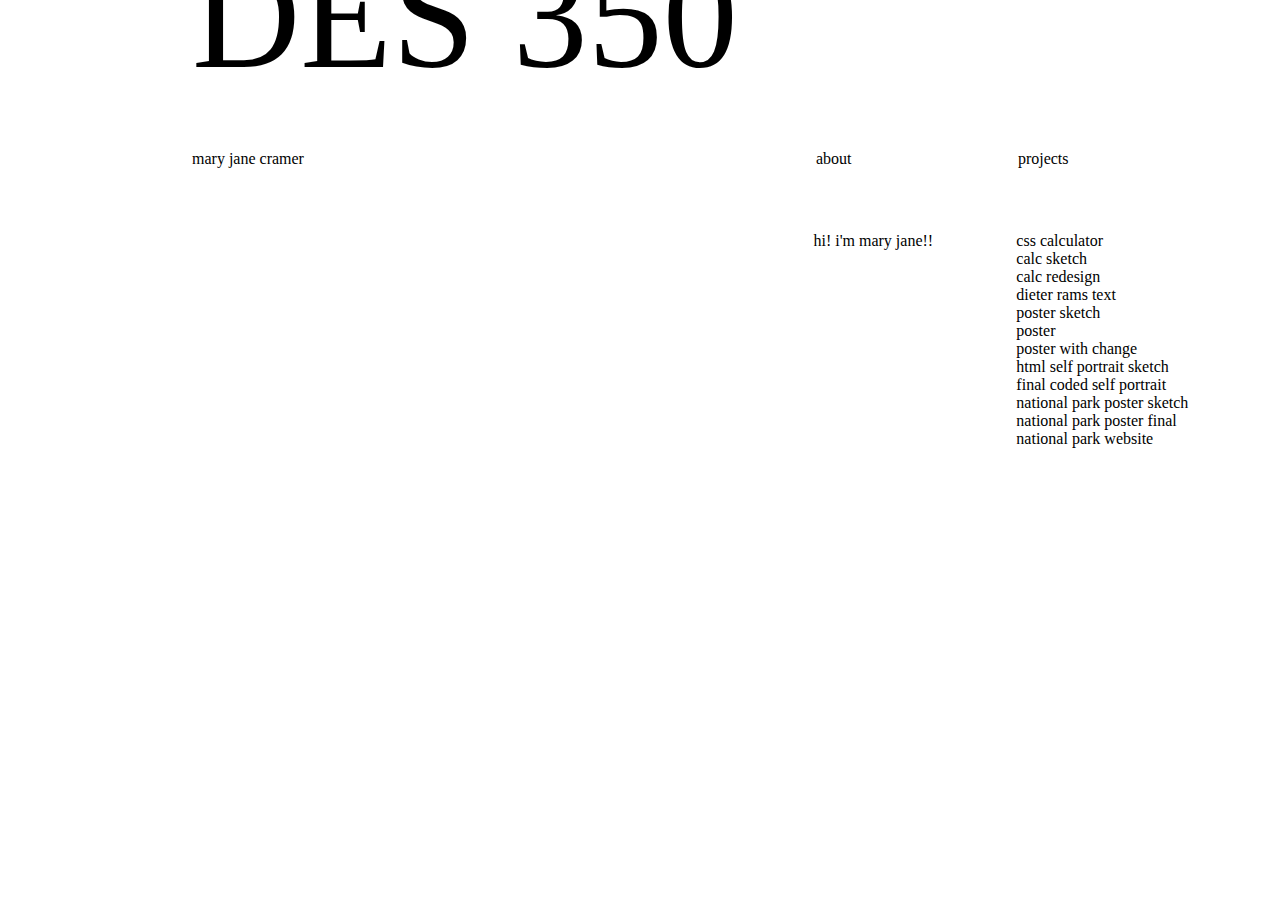
<file: index.html>
<!doctype html>
<html>
<head>
<meta charset="UTF-8">
<title>DES 350</title>
	
	<link href="homepage.css" rel="stylesheet" type="text/css">
	
	
</head>

<body>
	<h1>DES 350</h1>
	
	<div class="mj">
	<h2>mary jane cramer
	</h2>
		</div>
	
	<div class="about">
	<h2>about</h2>
	
		</div>

	
	
	
	
	<div class="project">
		<h2>projects</h2> 
	</div>
	<div class="projectsq"></div>
	<div class="blank"></div>
	
	<div class="aboutp">
	<p>hi! i'm mary jane!!</p>
	</div>
	
	<div class="links">
	<a href="calculator_css.html" target="_self">css calculator</a><br>
	<a href="sketch-04.jpg"
	   target="_self">calc sketch</a><br>
	<a href="massimo_calc_final.html"
	   target="massimo_calc_final.html">calc redesign</a><br>
	<a href="dieter_rams.html"
	   target="dieter_rams.html">dieter rams text</a><br>
	<a href="poster.pdf"
	   target="poster.pdf">poster sketch</a><br>
	<a href="poster.html"
	   target="poster.pdf">poster</a><br>
	<a href="poster_withchange.html"
	   target="poster.pdf">poster with change</a><br>
	<a href="selfie-final.pdf"
	   target="selfie-final.pdf">html self portrait sketch</a><br>
	<a href="selfp.html"
	   target="selfp.html">final coded self portrait</a><br>
		
		<a href="nationalpark.pdf"
	   target="nationalpark.pdf">national park poster sketch</a><br>
		
		<a href="poster-move.html"
	   target="poster-move.html">national park poster final</a><br>
		<a href="parkweb.html"
	   target="parkweb.html">national park website</a><br>
		
	
	
	</div>
	
	
	
	
	<br>
	
	
	
</body>
</html>
</file>
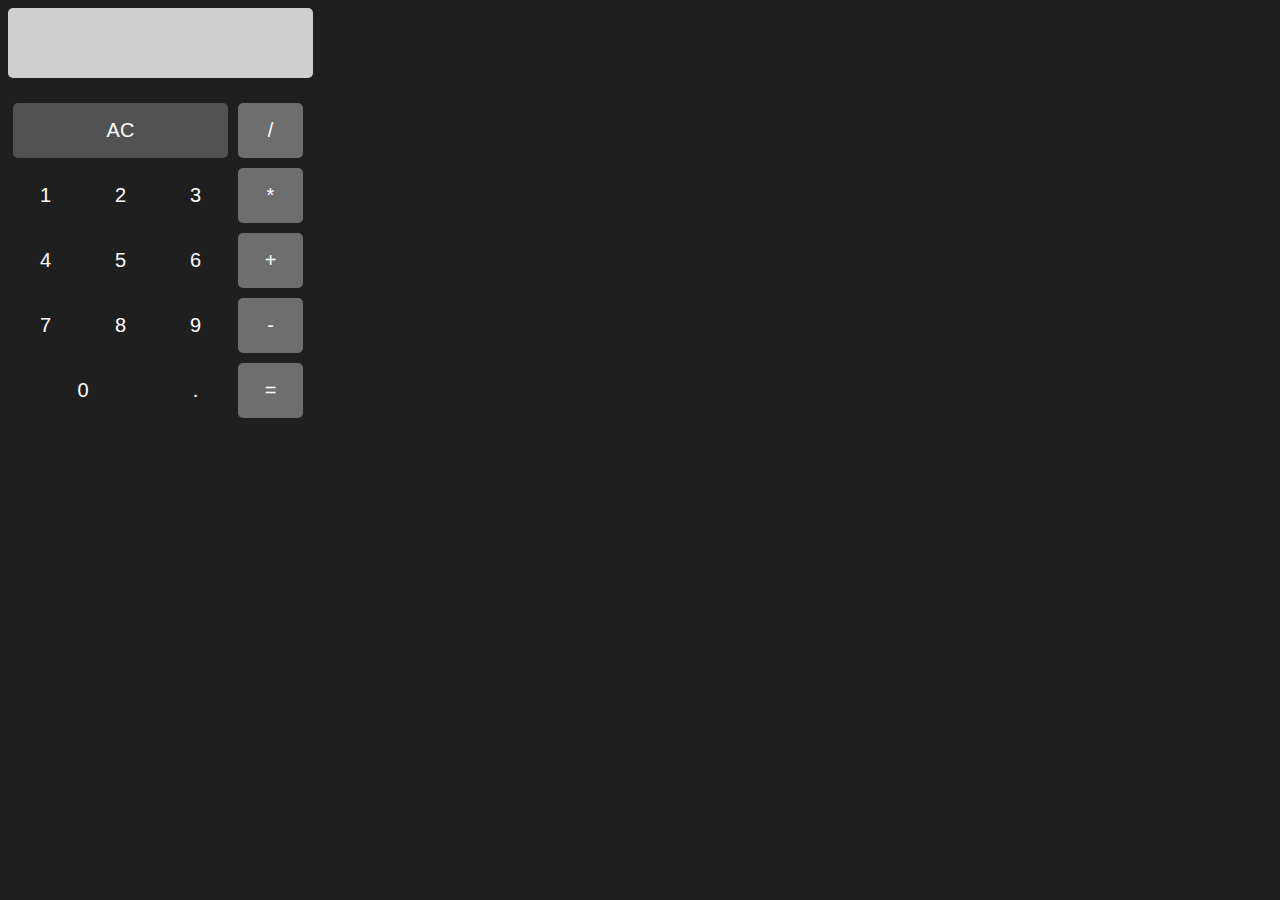
<file: calculator_css.html>
<!doctype html>
<html>
<head>
<meta charset="UTF-8">
	<style>
		
		.number {
			
			outline: 0;
			border: none;
			color: #fff;
			background-color: #1f1f1f;
			border-radius: 5px;
			width: 65px;
			height: 55px;
			float: left;
			font-size: 20px;
			padding: 0px;
			margin: 5px;	
			
		}
		.number0 {
			
			outline: 0;
			border: none;
			color: #fff;
			background-color: #1f1f1f;
			border-radius: 5px;
			width: 140px;
			height: 55px;
			float: left;
			font-size: 20px;
			padding: 0px;
			margin: 5px;	
			
		}
		
		.number:hover {
			
			outline: 0;
			border: none;
			color: #fff;
			background-color: #cfcfcf;
			border-radius: 5px;
			width: 65px;
			height: 55px;
			float: left;
			font-size: 20px;
			padding: 0px;
			margin: 5px;	
			
		}
		
		.number0:hover {
			
			outline: 0;
			border: none;
			color: #fff;
			background-color: #cfcfcf;
			border-radius: 5px;
			width: 140px;
			height: 55px;
			float: left;
			font-size: 20px;
			padding: 0px;
			margin: 5px;	
			
		}
			.operator {
			
			outline: 0;
			border: none;
			color: #fff;
			background-color: #6e6e6e;
			border-radius: 5px;
			width: 65px;
			height: 55px;
			float: left;
			font-size: 20px;
			padding: 0px;
			margin: 5px;	
			
		}
		
		.operator:hover {
			
			outline: 0;
			border: none;
			color: #fff;
			background-color: #525252;
			border-radius: 5px;
			width: 65px;
			height: 55px;
			float: left;
			font-size: 20px;
			padding: 0px;
			margin: 5px;	
			
		}
		
		.operator:active {
			outline: 0;
			border: none;
			color: #fff;
			background-color: #525252;
			border-radius: 5px;
			width: 65px;
			height: 55px;
			float: left;
			font-size: 20px;
			padding: 0px;
			margin: 5px;	
		}
		
		
		.operatorE {
			
			outline: 0;
			border: none;
			color: #fff;
			background-color: #6e6e6e;
			border-radius: 5px;
			width: 65px;
			height: 55px;
			float: left;
			font-size: 20px;
			padding: 0px;
			margin: 5px;	
			
		}
		
		.operatorE:hover {
			
			outline: 0;
			border: none;
			color: #fff;
			background-color: #525252;
			border-radius: 5px;
			width: 65px;
			height: 55px;
			float: left;
			font-size: 20px;
			padding: 0px;
			margin: 5px;	
			
		}
		
		.ac {
			
			outline: 0;
			border: none;
			color: #fff;
			background-color: #525252;
			border-radius: 5px;
			width: 215px;
			height: 55px;
			float: left;
			font-size: 20px;
			padding: 0px;
			margin: 5px;	
			
		}
		.ac:hover {
			
			outline: 0;
			border: none;
			color: #fff;
			background-color: #6e6e6e;
			border-radius: 5px;
			width: 215px;
			height: 55px;
			float: left;
			font-size: 20px;
			padding: 0px;
			margin: 5px;	
			
		}
			#display {
			
			outline: 0;
			border: none;
			color: #fff;
			background-color: #cfcfcf;
			border-radius: 5px;
			width: 285px;
			height: 70px;
			float: left;
			font-size: 20px;
			padding: 0px;
			padding-left: 20px;
			margin: 0px 0px 20px 0px;	
			
		}
		
		.inputRow{
			width: 100%;
			float: left;
			padding: 0px;
			position: relative;
			
			display: inline-block;
			
		}
		
		
		
	</style>
<title>Untitled Document</title>
</head>

	<body style="background-color:#1f1f1f">
		
	</body>
	<body>
	
	<form name="calculator">

	<div id="myCalculator">
		
		<div id="top_display">
		
		<input type="text" names="display" id="display" disabled>
		</div>

		<div class="inputRow">
<input type="button" class="ac" value="AC" onClick="calculator.display.value =''">
			<input type="button" class="operator" name="add" value="/"
			   onclick="calculator.display.value += '/'">

		
 </div>
		
<div class="inputRow">
<input type="button" class="number" value="1" onclick="calculator.display.value +='1'">
<input type="button" class="number" value="2" onclick="calculator.display.value +='2'">
<input type="button" class="number" value="3" onclick="calculator.display.value +='3'">
	
	<input type="button" class="operator" name="add" value="*"
			   onclick="calculator.display.value += '*'">
		
		
 </div>
		
<div class="inputRow">
<input type="button" class="number" value="4" onclick="calculator.display.value +='4'">
<input type="button" class="number" value="5" onclick="calculator.display.value +='5'">
<input type="button" class="number" value="6" onclick="calculator.display.value +='6'">
	
		<input type="button" class="operator" name="add" value="+"
			   onclick="calculator.display.value += '+'">
	
	
 </div>
		
	<div class="inputRow">
<input type="button" class="number" value="7" onclick="calculator.display.value +='7'">
<input type="button" class="number" value="8" onclick="calculator.display.value +='8'">
<input type="button" class="number" value="9" onclick="calculator.display.value +='9'">
		
		<input type="button" class="operator" name="add" value="-"
			   onclick="calculator.display.value += '-'">
			
 </div>
		
		
		
		<div class="inputRow">
		
		<input type="button" class="number0" value="0" onclick="calculator.display.value +='0'">
			<input type="button" class="number" value="." onclick="calculator.display.value +='.'">
		
			
		
		
		
		
			
		<input type="button" class="operatorE" name="equals" value="="
			   onclick="calculator.display.value = eval(calculator.display.value)">
			
			
			
		</div>
		
		
											
  
	


</div>

</form>
</body>
</html>
</file>
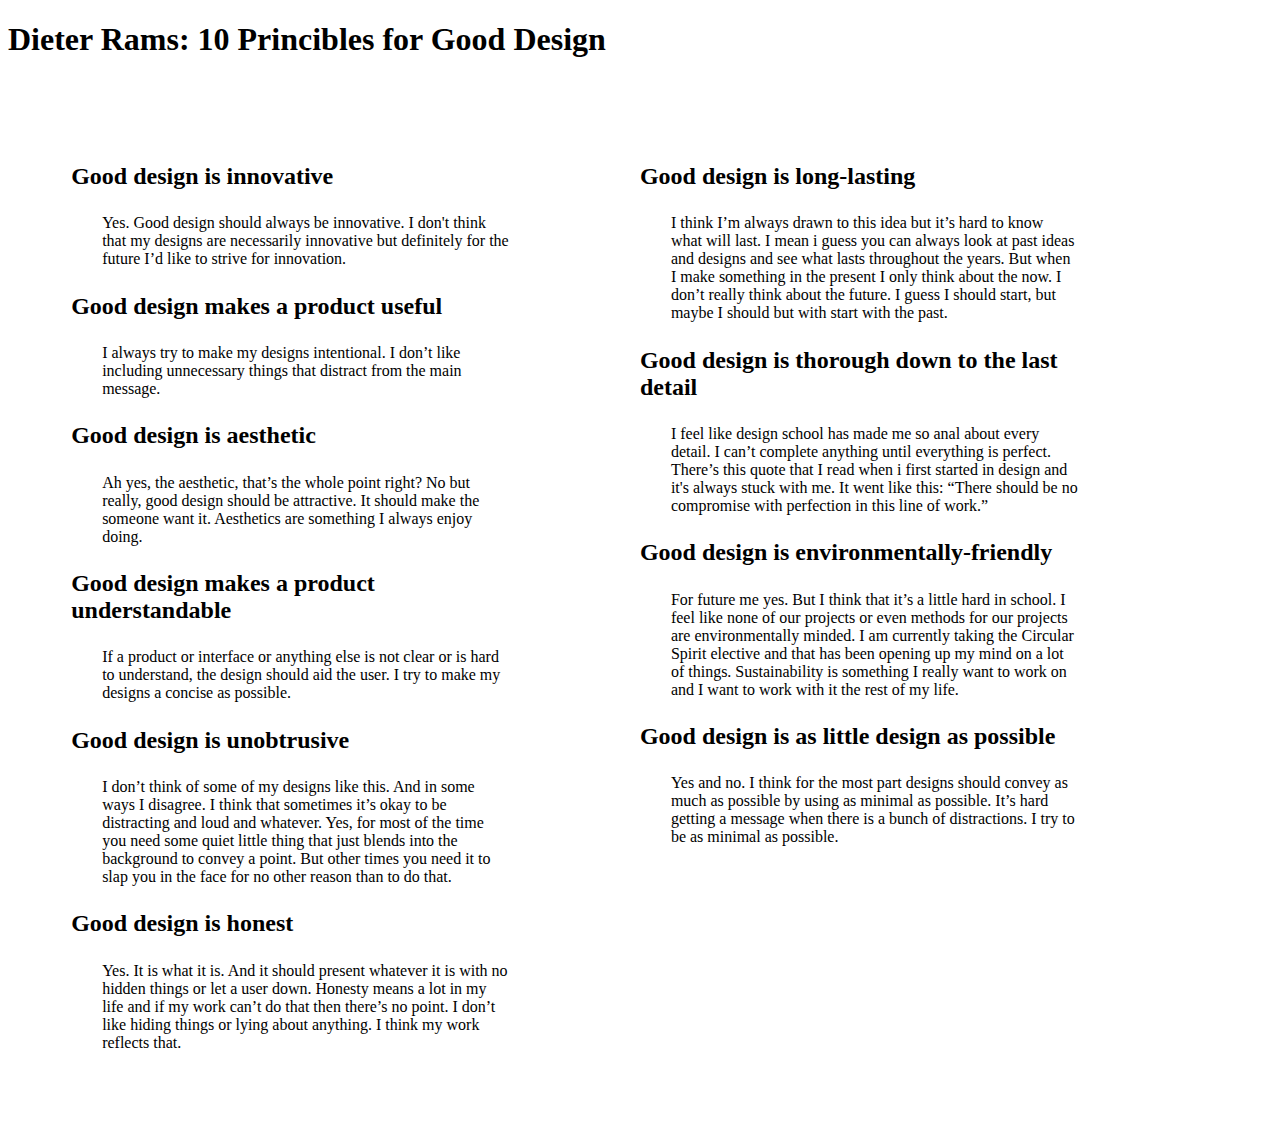
<file: dieter_rams.html>
<!doctype html>
<html>
<head>
<meta charset="UTF-8">
	<style>
		
		p {
			padding: 1% 1% 1% 7%
		}
		
		.c1 {
			
			width: 35%;
			padding: 5% 5% 50px 5%;
			position: relative;
			float: left;
			
		}
		
		
		.c2 {
			
			width: 35%;
			padding: 5% 5% 50px 5%;
			position: relative;
			float: left;
				
		}
	
	</style>
<title>Dieter Rams: 10 Principles</title>
</head>

<body>
	<h1>Dieter Rams: 10 Princibles for Good Design</h1>
	
	<div class="c1">
	
		<h2>Good design is innovative</h2>
		<p>Yes. Good design should always be innovative. I don't think that my designs are necessarily innovative but definitely for the future I’d like to strive for innovation.
		</p>
	
	
	<h2>Good design makes a product useful</h2>
		<p>I always try to make my designs intentional. I don’t like including unnecessary things that distract from the main message.
		</p>
		
		
	<h2>Good design is aesthetic</h2>
		<p>Ah yes, the aesthetic, that’s the whole point right? No but really, good design should be attractive. It should make the someone want it. Aesthetics are something I always enjoy doing.
		</p>
		
		
	<h2>Good design makes a product understandable</h2>
		<p>If a product or interface or anything else is not clear or is hard to understand, the design should aid the user. I try to make my designs a concise as possible.
		</p>
		
		
	<h2>Good design is unobtrusive</h2>
		<p>I don’t think of some of my designs like this. And in some ways I disagree. I think that sometimes it’s okay to be distracting and loud and whatever. Yes, for most of the time you need some quiet little thing that just blends into the background to convey a point. But other times you need it to slap you in the face for no other reason than to do that.
		</p>
		
		
		
	<h2>Good design is honest</h2>
		<p>Yes. It is what it is. And it should present whatever it is with no hidden things or let a user down. Honesty means a lot in my life and if my work can’t do that then there’s no point. I don’t like hiding things or lying about anything. I think my work reflects that.
		</p>
		
		</div>
		
		<div class="c2">
		
		
	<h2>Good design is long-lasting</h2>
		<p>I think I’m always drawn to this idea but it’s hard to know what will last. I mean i guess you can always look at past ideas and designs and see what lasts throughout the years. But when I make something in the present I only think about the now. I don’t really think about the future. I guess I should start, but maybe I should but with start with the past.
		</p>
		
		
	<h2>Good design is thorough down to the last detail</h2>
		<p>I feel like design school has made me so anal about every detail. I can’t complete anything until everything is perfect. There’s this quote that I read when i first started in design and it's always stuck with me. It went like this: “There should be no compromise with perfection in this line of work.”
		</p>
		
		
	<h2>Good design is environmentally-friendly</h2>
		<p>For future me yes. But I think that it’s a little hard in school. I feel like none of our projects or even methods for our projects are environmentally minded. I am currently taking the Circular Spirit elective and that has been opening up my mind on a lot of things. Sustainability is something I really want to work on and I want to work with it the rest of my life.
		</p>
		
		
	<h2>Good design is as little design as possible
	</h2>
		<p>Yes and no. I think for the most part designs should convey as much as possible by using as minimal as possible. It’s hard getting a message when there is a bunch of distractions. I try to be as minimal as possible.
		</p>
	
		</div>
	
	
</body>
</html>
</file>
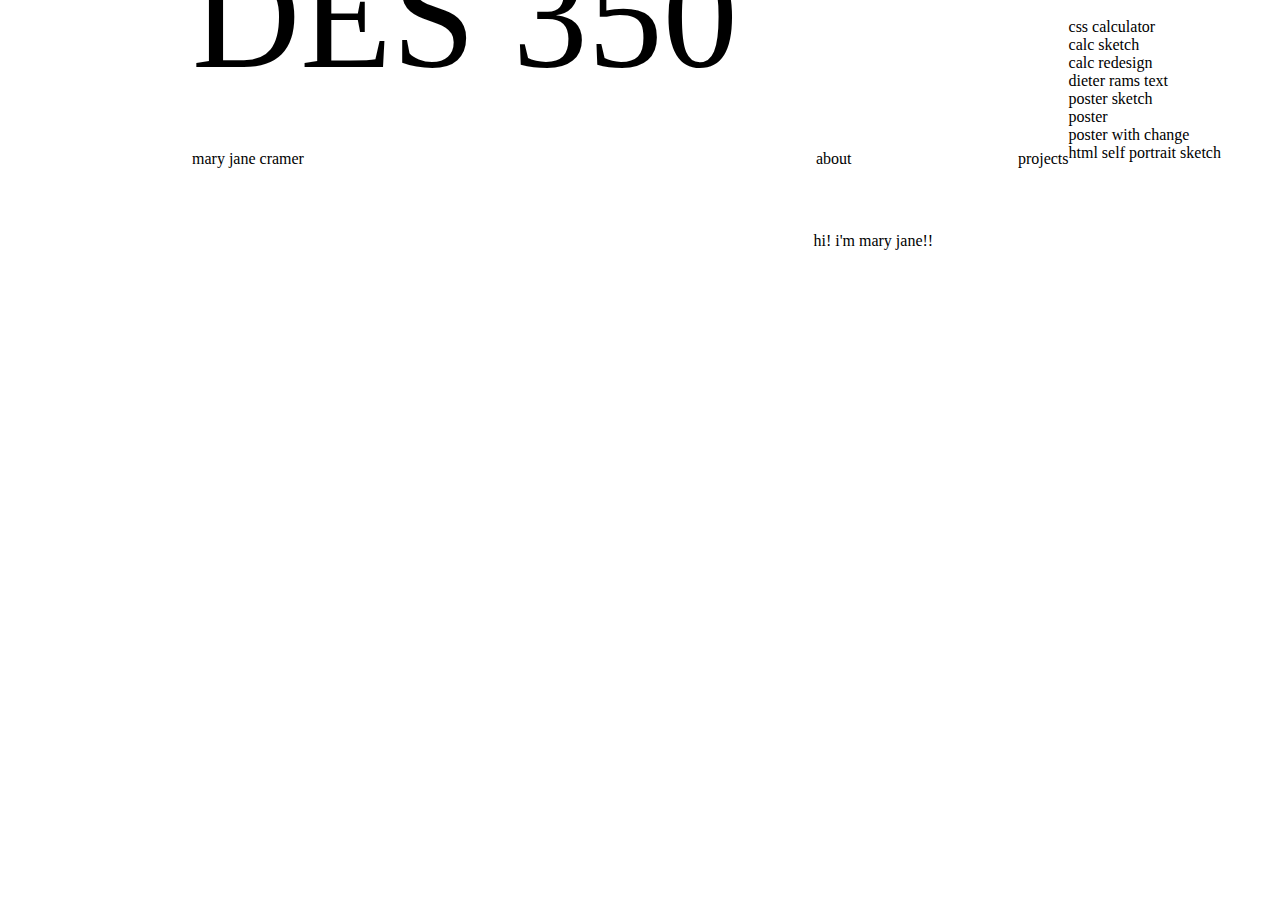
<file: homepage.html>
<!doctype html>
<html>
<head>
<meta charset="UTF-8">
<title>DES 350t</title>
	
	<link href="homepage.css" rel="stylesheet" type="text/css">
	
	
</head>

<body>
	<h1>DES 350</h1>
	
	<div class="mj">
	<h2>mary jane cramer
	</h2>
		</div>
	
	<div class="about">
	<h2>about</h2>
		</div>
	<div class="aboutsq"></div>
	
	
	<div class="project">
		<h2>projects</h2>
	</div>
	<div class="projectsq"></div>
	
	<div class="aboutp">
	<p> hi! i'm mary jane!!</p></div>
	
	
	<br>
	
	<div class="plist">
	
	<a href="calculator_css.html" target="_self">css calculator</a><br>
	<a href="sketch-04.jpg"
	   target="_self">calc sketch</a><br>
	<a href="massimo_calc_final.html"
	   target="massimo_calc_final.html">calc redesign</a><br>
	<a href="dieter_rams.html"
	   target="dieter_rams.html">dieter rams text</a><br>
	<a href="poster.pdf"
	   target="poster.pdf">poster sketch</a><br>
	<a href="poster.html"
	   target="poster.pdf">poster</a><br>
	<a href="poster_withchange.html"
	   target="poster.pdf">poster with change</a><br>
	<a href="selfie.pdf"
	   target="selfie.pdf">html self portrait sketch</a><br>
		
		</div>

	
</body>
</html>
</file>
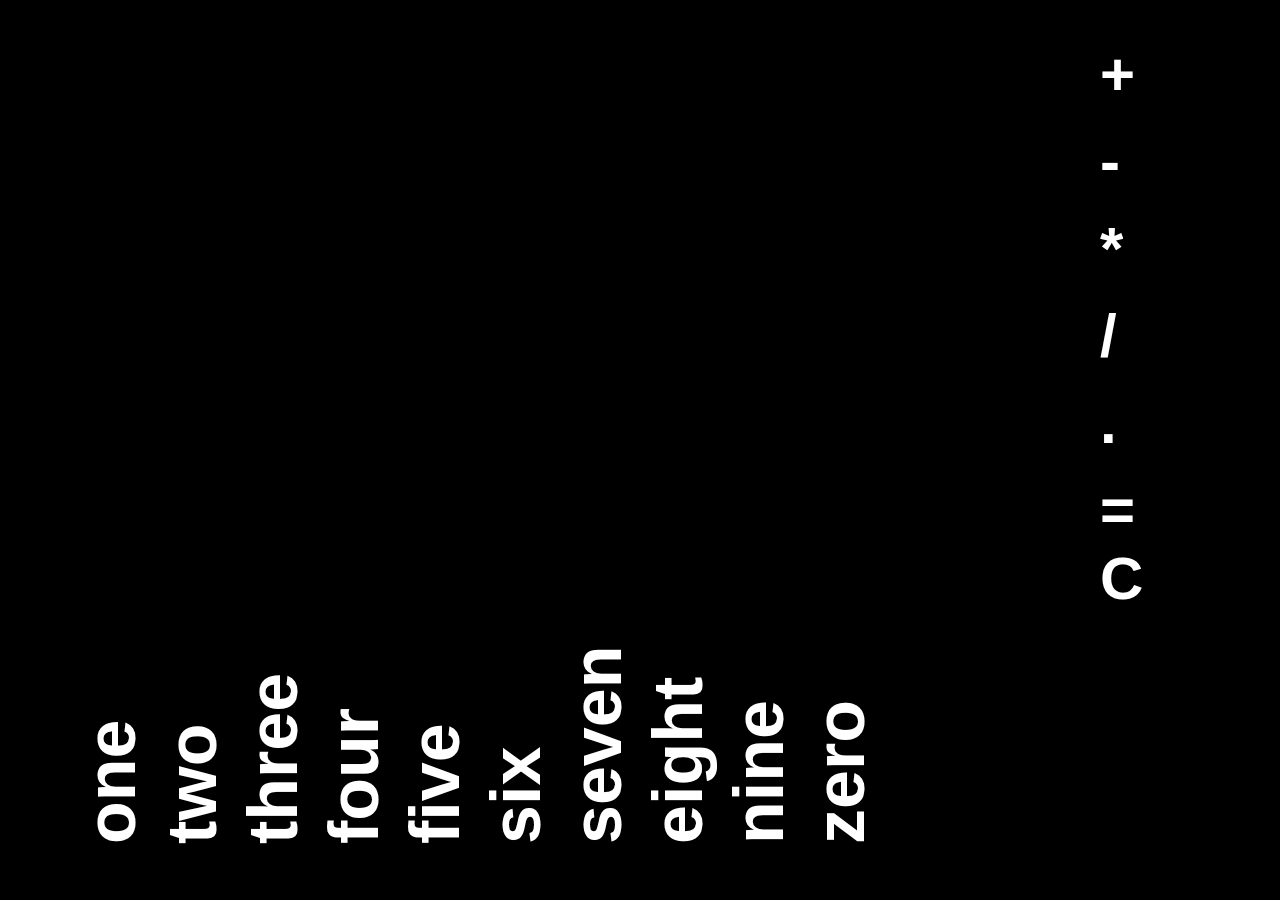
<file: massimo_calc_final.html>
<!doctype html>
<html>
<head>
<meta charset="UTF-8">
	<style>
		body{
			background-color: black;
			font-family: Helvetica, Arial, Sans-serif;

			}
		#display {
			outline: 0;
			border: none;
			background-color: black;
			color: white;
			-webkit-text-fill-color: white; /*added this to override a safari browser bug*/
			border-radius: 5px;
			width: 75%;
			height: 300px;
			float: left;
			font-size: 20px;
			padding: 0px;
			padding-left: 60px;
			margin: 0px 0px 20px 0px;
			font-size: 200px;
			font-weight: bold;
			position: fixed;
		}
		

		
		.navbar {
			overflow: hidden;
			background-color: black;
			color: white;
			position: fixed;
			bottom:-200px;
			left: 25%;
			height: 800px;
			transform: rotate(270deg);  /*to achieve alignment of elements, I rotated this holding div*/
			width: 300px;
		}
		
		.operator {
			font-size: 60px;
			font-weight: bold;
			outline: 0;
			border: none;
			background-color: black;
			color: white;
			display: block;
			padding: 0px;
		}
		.operator_holder {
			width: 100px;
			position: fixed;
			right:80px;
			top: 40px;
			bottom: 0px;
			text-align:right; 
			vertical-align:middle;
		}
		.operator:hover{
			color: #e01010;
		}
		

		/*it will be easier to style all numbers with a single div, unless you want one of them to have a different color*/	
		
		.number {
			font-size: 70px;
			font-weight: bold;
			background-color: black;
			color: white;
			outline: 0;
			border: none;
			display: block;
			padding-bottom: 0px;
		}
		
		.number:hover {
			
			color: #e01010;
		}
		
		

		
	</style>
<title>Untitled Document</title>
</head>

	
	<body>
	<body style="background-color:black">
		
	</body>
		
	<form name="calculator">
	<div id="myCalculator">
		
		<div id="top_display">
		
			<input type="text" names="display" id="display" disabled>
		</div>
		</div>
		<div class="navbar">
			<input type="button" class="number" value="one" onclick="calculator.display.value +='1'">
			<input type="button" class="number" value="two" onclick="calculator.display.value +='2'">
			<input type="button" class="number" value="three" onclick="calculator.display.value +='3'">
			<input type="button" class="number" value="four" onclick="calculator.display.value +='4'">
			<input type="button" class="number" value="five" onclick="calculator.display.value +='5'">
			<input type="button" class="number" value="six" onclick="calculator.display.value +='6'">
			<input type="button" class="number" value="seven" onclick="calculator.display.value +='7'">
			<input type="button" class="number" value="eight" onclick="calculator.display.value +='8'">
			<input type="button" class="number" value="nine" onclick="calculator.display.value +='9'"><input type="button" class="number" value="zero" onclick="calculator.display.value +='0'">
			
			
		</div>
	
		<div class="operator_holder">

	
	<input type="button" class="operator" name="add" value="+"onclick="calculator.display.value += '+'">
			<br>
	<input type="button" class="operator" name="add" value="-"onclick="calculator.display.value += '-'">
			<br>
	<input type="button" class="operator" name="add" value="*"onclick="calculator.display.value += '*'">
			<br>
	<input type="button" class="operator" name="add" value="/"onclick="calculator.display.value += '/'">
			<br>
	<input type="button" class="operator" value="." onclick="calculator.display.value +='.'">
			<br>
	<input type="button" class="operator" name="equals" value="="onclick="calculator.display.value = eval(calculator.display.value)">
			
	<input type="button" class="operator" value="C" onClick="calculator.display.value =''">
	
	
 </div>

		
											
  
	


</body>
</html>
</file>
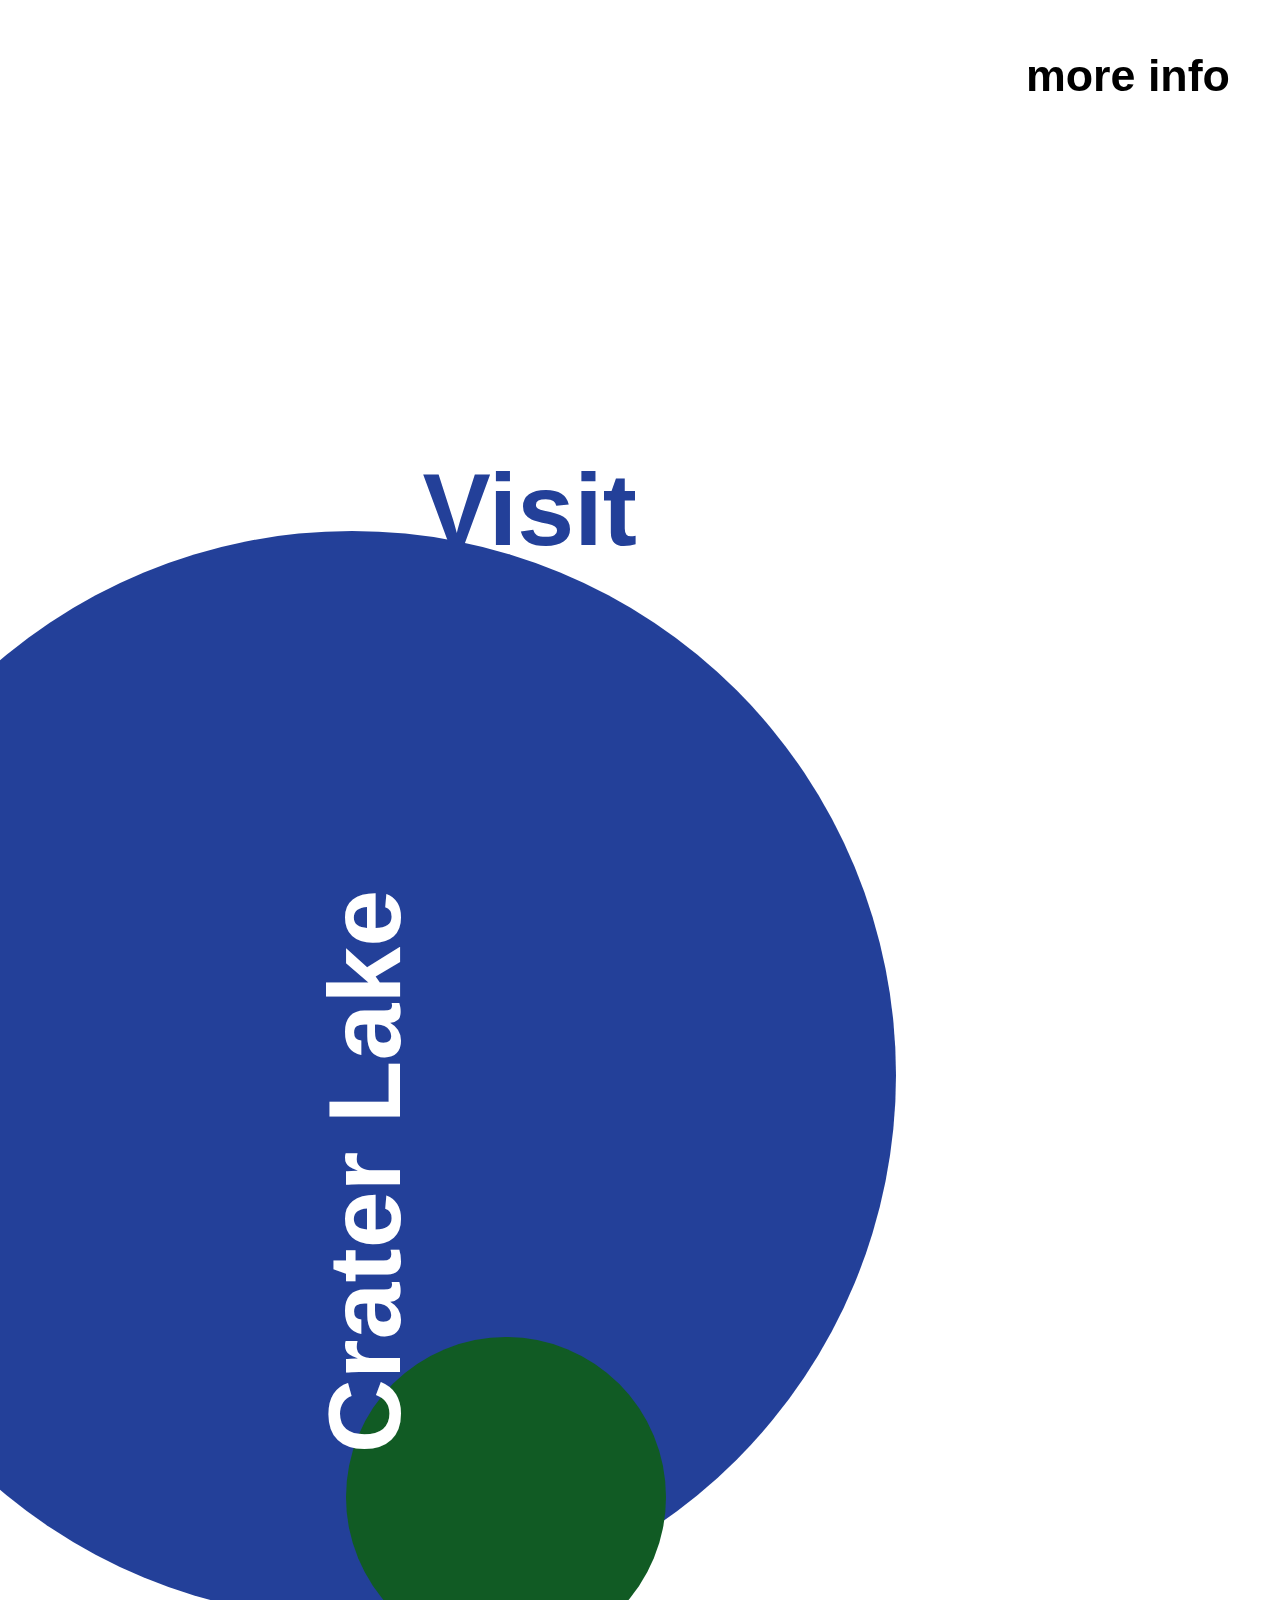
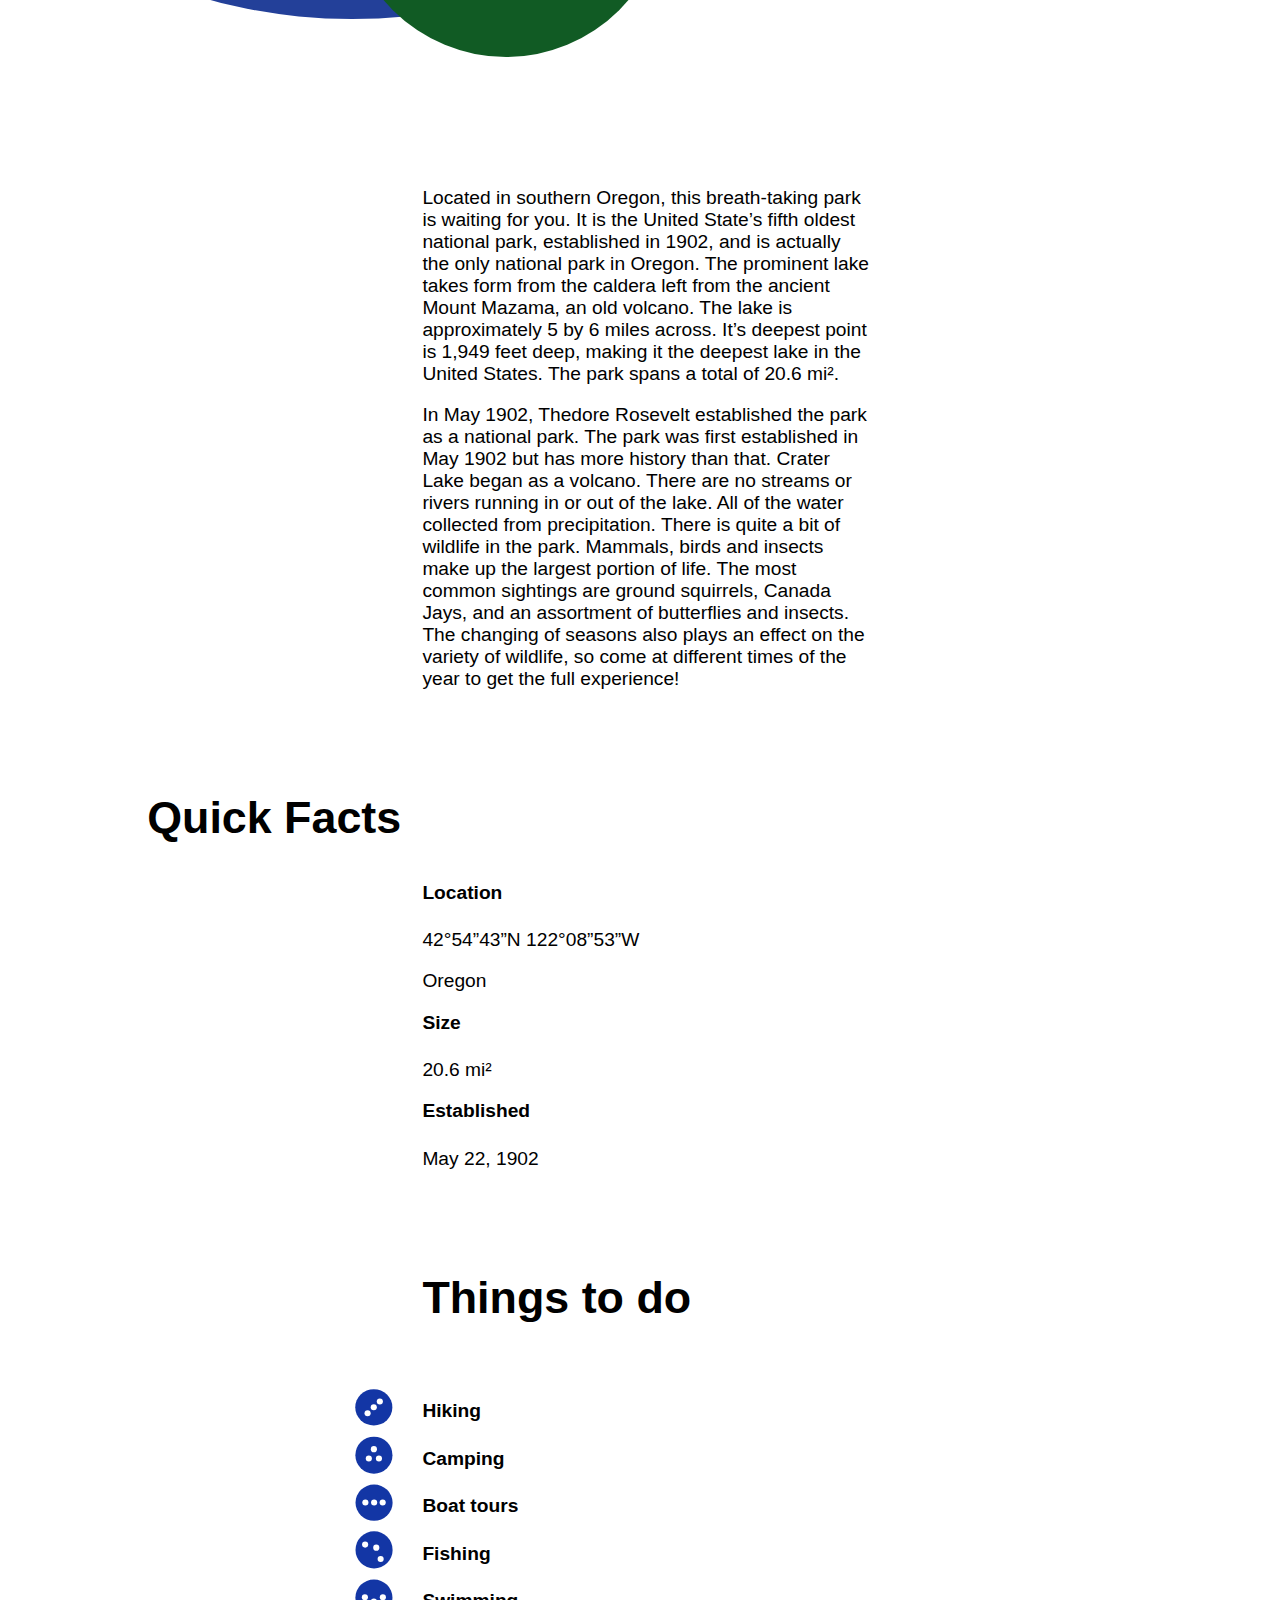
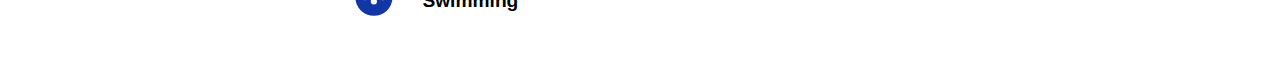
<file: parkweb.html>
<!doctype html>
<html>
<head>
<meta charset="UTF-8">
<title>Crater Lake</title>
	<link href="parkweb.css" rel="stylesheet" type="text/css">
</head>

<body>
		<div class="sticky">
			<a href="https://www.nps.gov/crla/index.htm" target="https://www.nps.gov/crla/index.htm">more info</a>
	</div>
	
	
	<div class="container"></div>
	<div class="parallax-wrapper">
	<div class="visit">
	<h1>Visit</h1>
	</div>
		
		
			
	
	<div class="lake">
		
		</div>
	
	<div class="island">
		
			 </div>
	<div class="crater">
	<h1>Crater Lake</h1>
		</div>
		
		<br>
	<div class="text">
	<p>Located in southern Oregon, this breath-taking park is waiting for you. It is the United State’s fifth oldest national park, established in 1902, and is actually the only national park in Oregon. The prominent lake takes form from the caldera left from the ancient Mount Mazama, an old volcano. The lake is approximately 5 by 6 miles across. It’s deepest point is 1,949 feet deep, making it the deepest lake in the United States. The park spans a total of 20.6 mi².</p>
	<p>
	In May 1902, Thedore Rosevelt established the park as a national park. The park was first established in May 1902 but has more history than that. Crater Lake began as a volcano. There are no streams or rivers running in or out of the lake. All of the water collected from precipitation. There is quite a bit of wildlife in the park. Mammals, birds and insects make up the largest portion of life. The most common sightings are ground squirrels, Canada Jays, and an assortment of butterflies and insects. The changing of seasons also plays an effect on the variety of wildlife, so come at different times of the year to get the full experience!
</p>
		</div>	
		<div class="quick">
	<h2>Quick Facts</h2>
	
	</div>	
		<div class="quickinfo">
	<h3>Location</h3>
	<p>42°54”43”N 122°08”53”W</p>
	<p>Oregon</p>
	
	<h3>Size</h3>
	<p>20.6 mi²</p>
	
	<h3>Established</h3>
	<p>May 22, 1902</p>
			</div>	
	
	<div class="things">
	<h2>Things to do</h2>
	</div>
		
	<div class="things-items">	
		
	<h3>Hiking</h3>
	<h3>Camping</h3>
	<h3>Boat tours</h3>
	<h3>Fishing</h3>
	<h3>Swimming</h3>
	</div>
		
		<div class="icons">
			<img class="hike" src="hike.svg" alt="hike">
			<img class="camp" src="camp.svg" alt="camp">
			<img class="boat" src="boat.svg" alt="boat">
			<img class="fish" src="fish.svg" alt="fish">
			<img class="swim" src="swim.svg" alt="swim">
			
			</div>
	
</body>
</html>
</file>
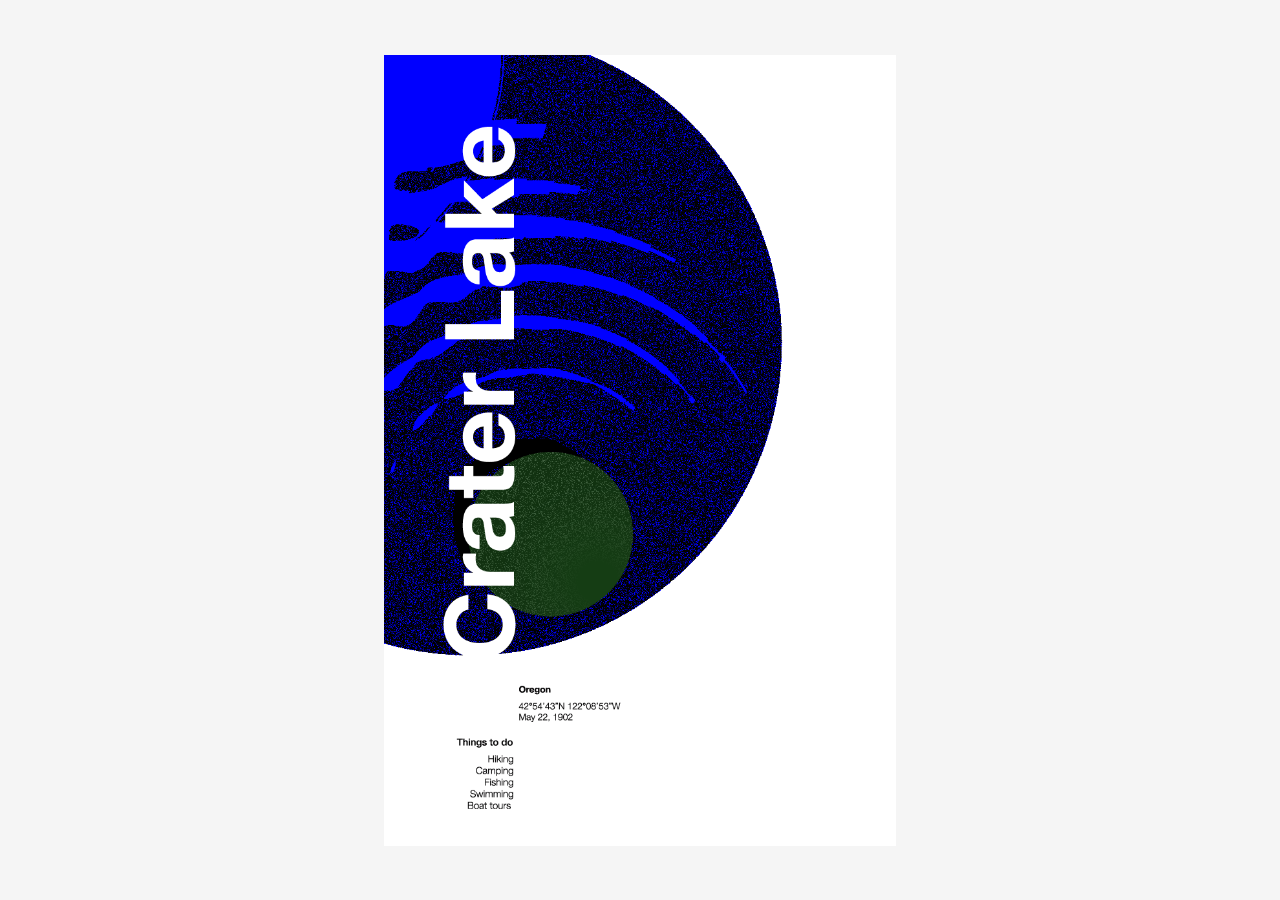
<file: poster-move.html>
<!doctype html>
<html>
<head>
<meta charset="UTF-8">
<title>Animated Poster</title>
	
	<style>
		body{
			background-color: whitesmoke;
			margin: 0px;
			padding: 0px;
			
		}
		
		.card {
			position: absolute;
			left: 50%;
			top: 50%;
			width: 40%;
			height: 90vh;
			transform: translate(-50%, -50%);
			background: url("poster-move2.png") no-repeat center;
			background-size: contain;
		}
		
		.card:hover {
			background: url("poster-move2.gif") no-repeat center;
			background-size: contain;
		}
		
		#preload {
			background: url("poster-move2.gif") no-repeat -9999px -9999px;
		}
	
	
	
	
	
	</style>
	
	
	
</head>

<body>
	<div id="preload"></div>
	<div class="card"></div>
</body>
</html>
</file>
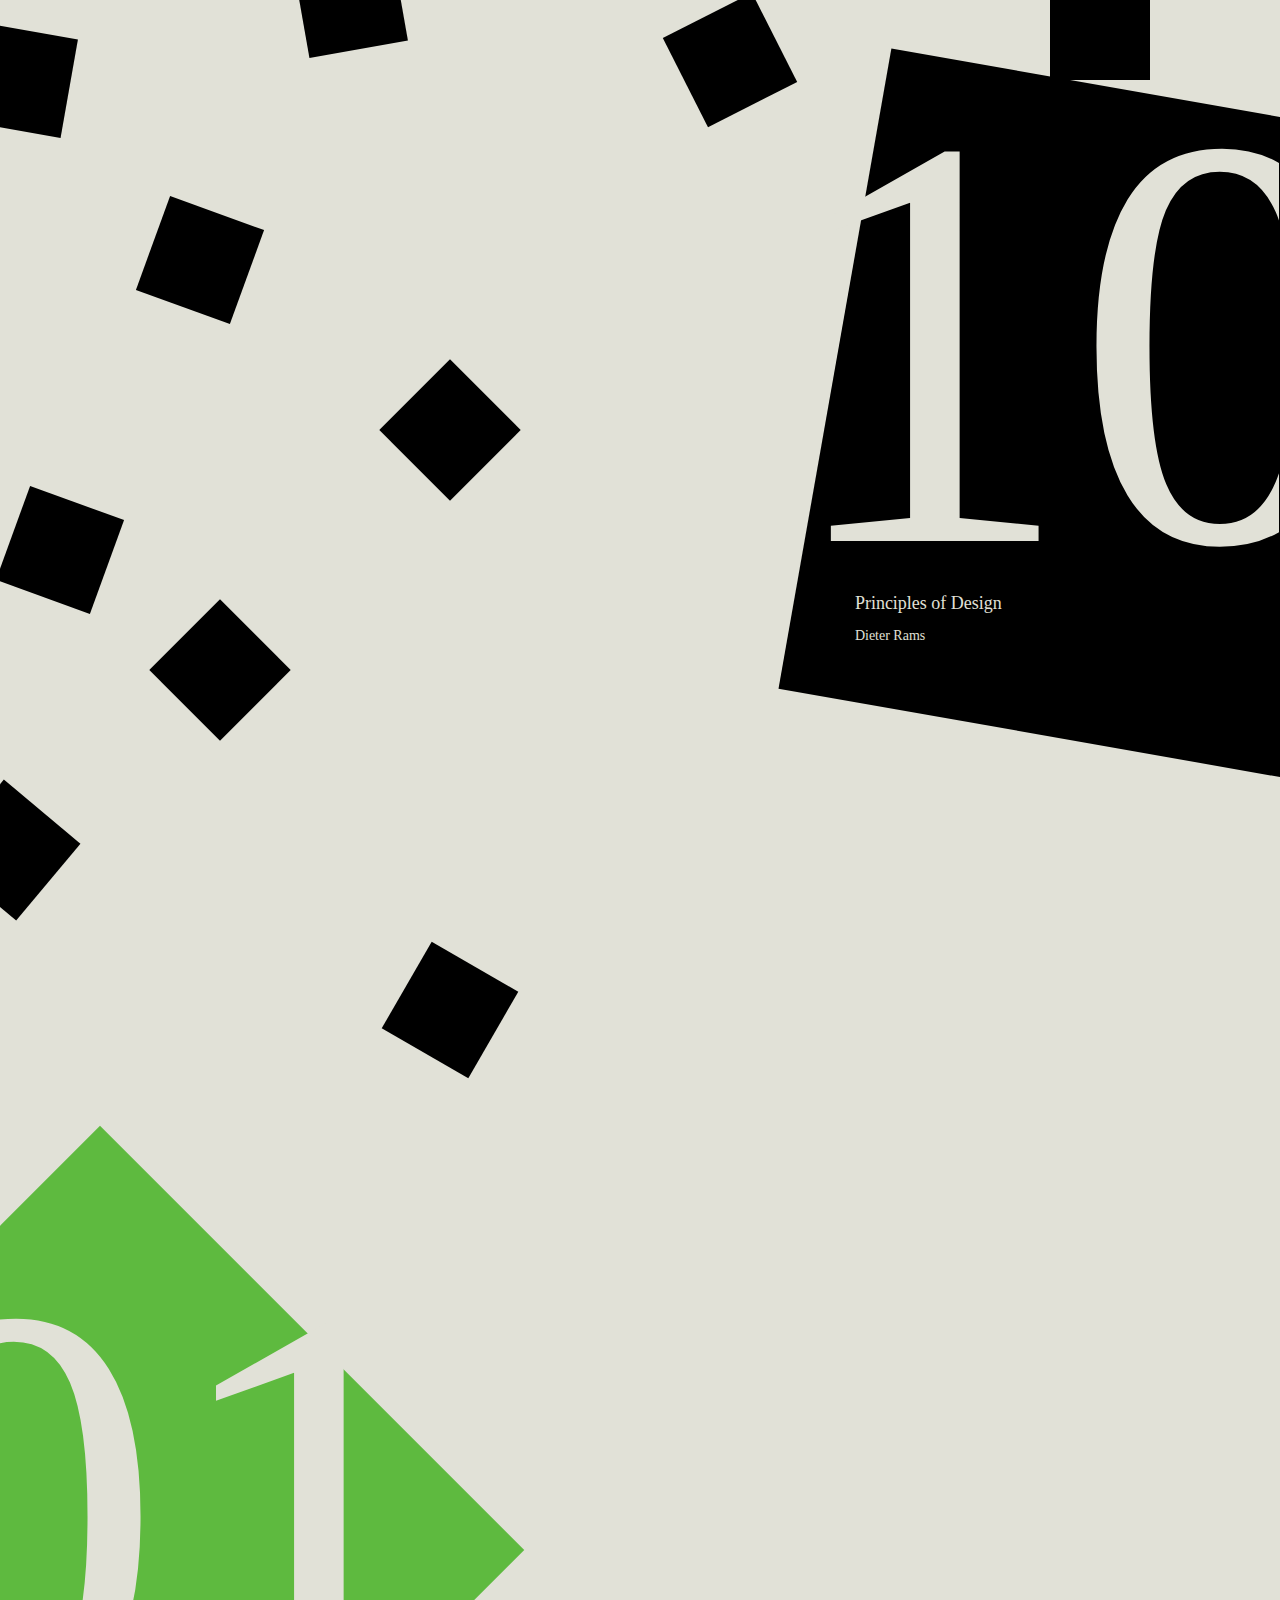
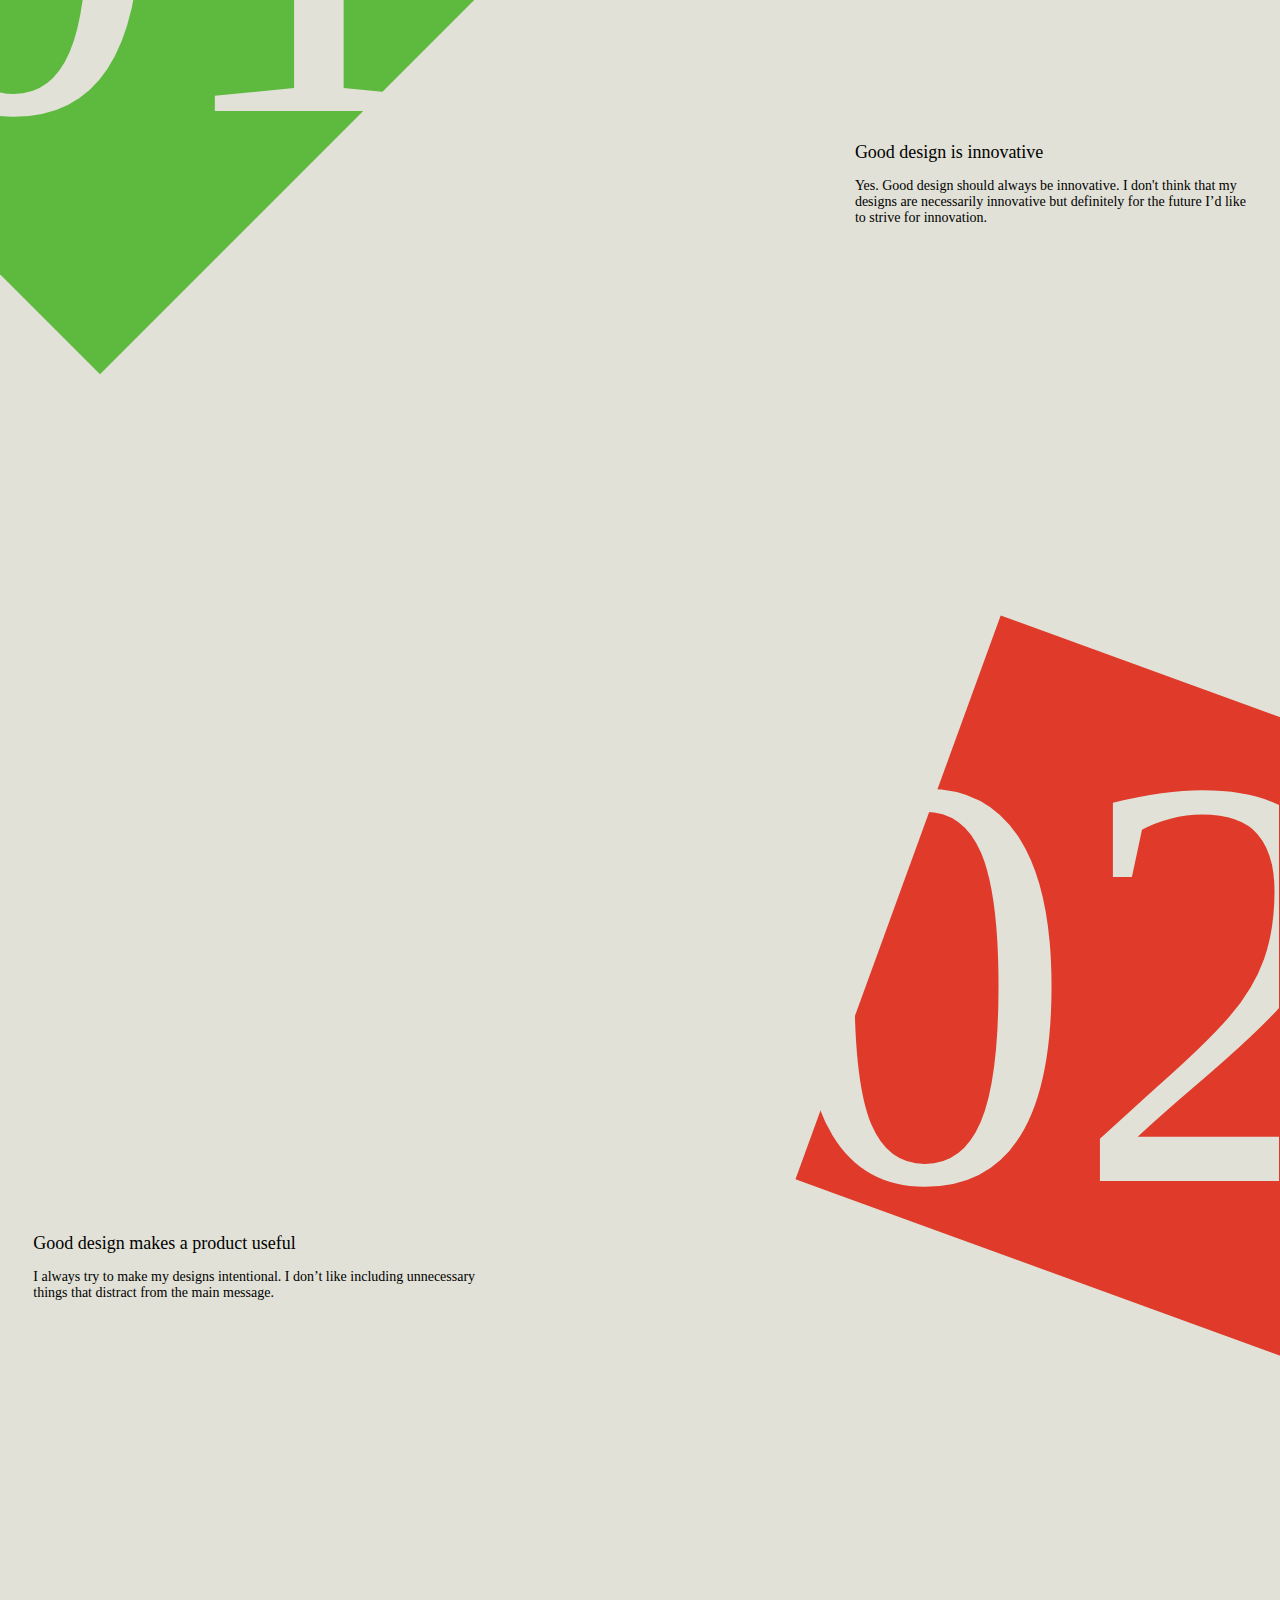
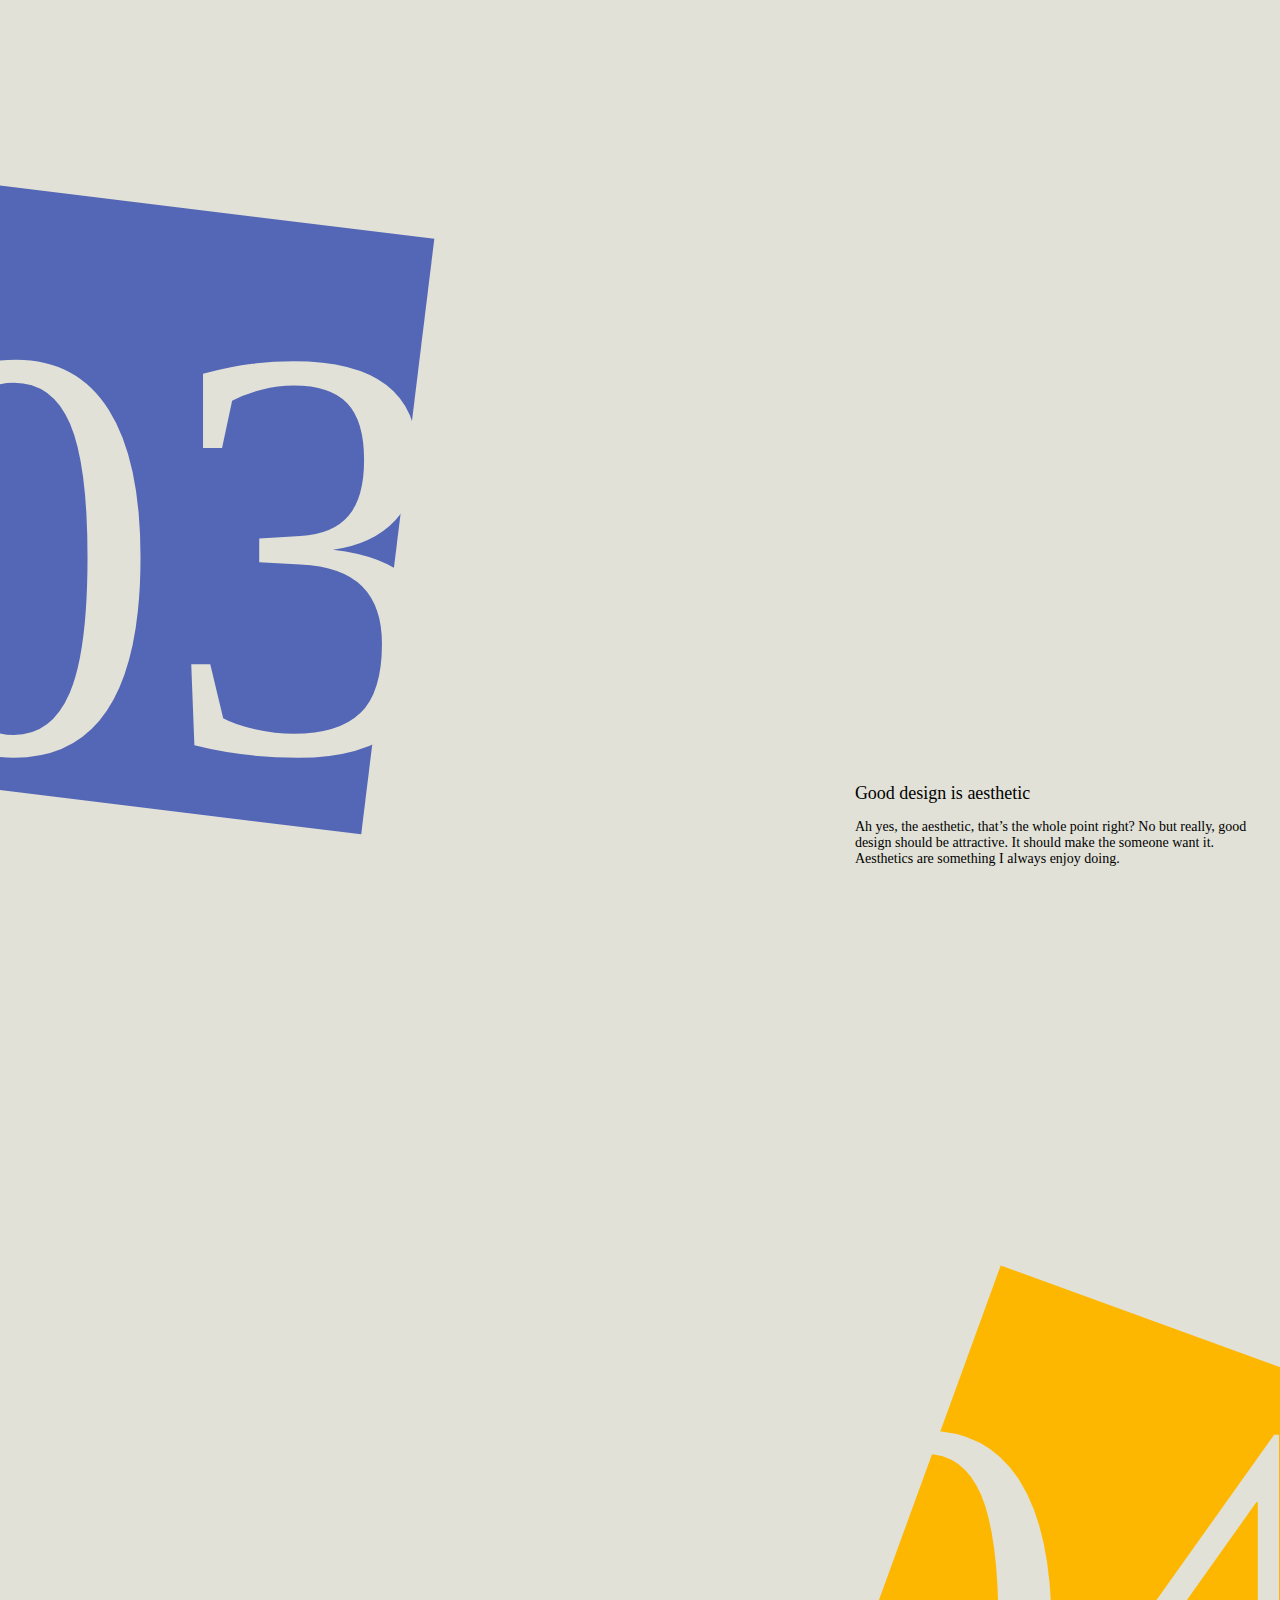
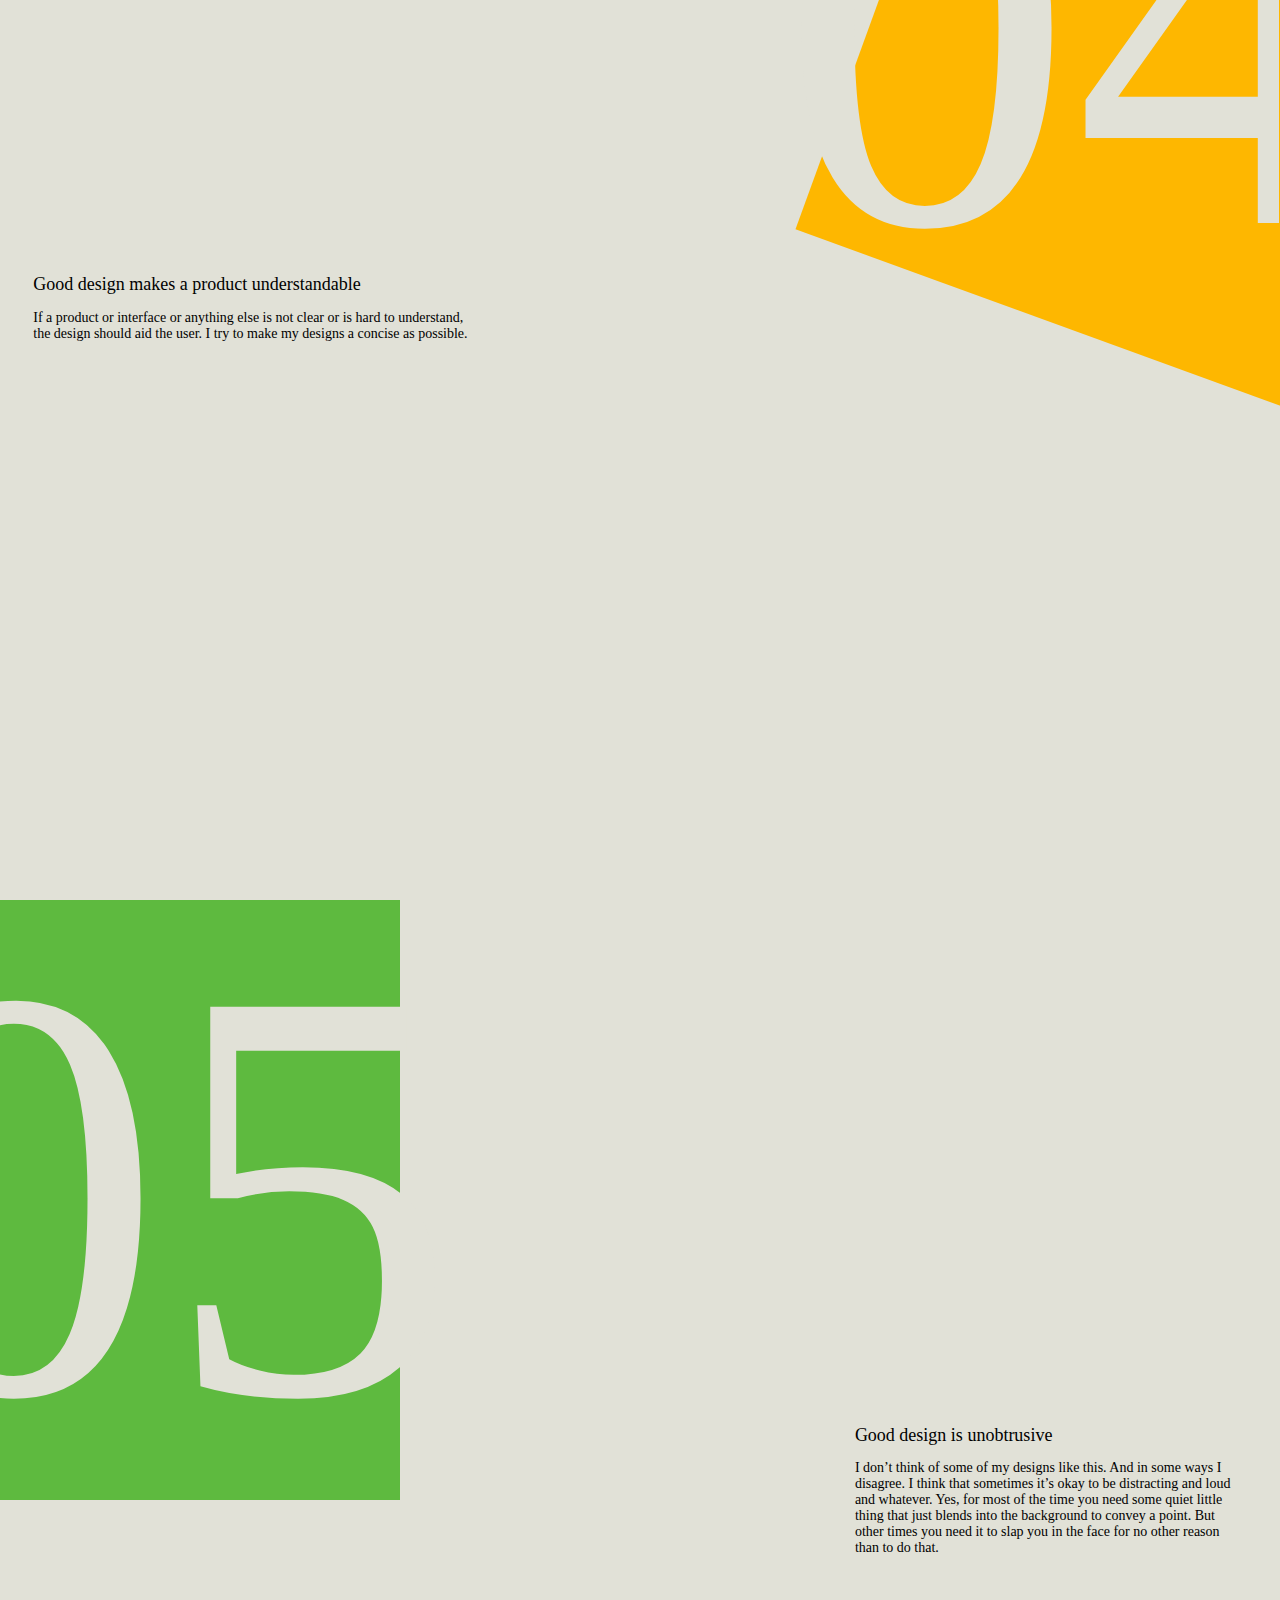
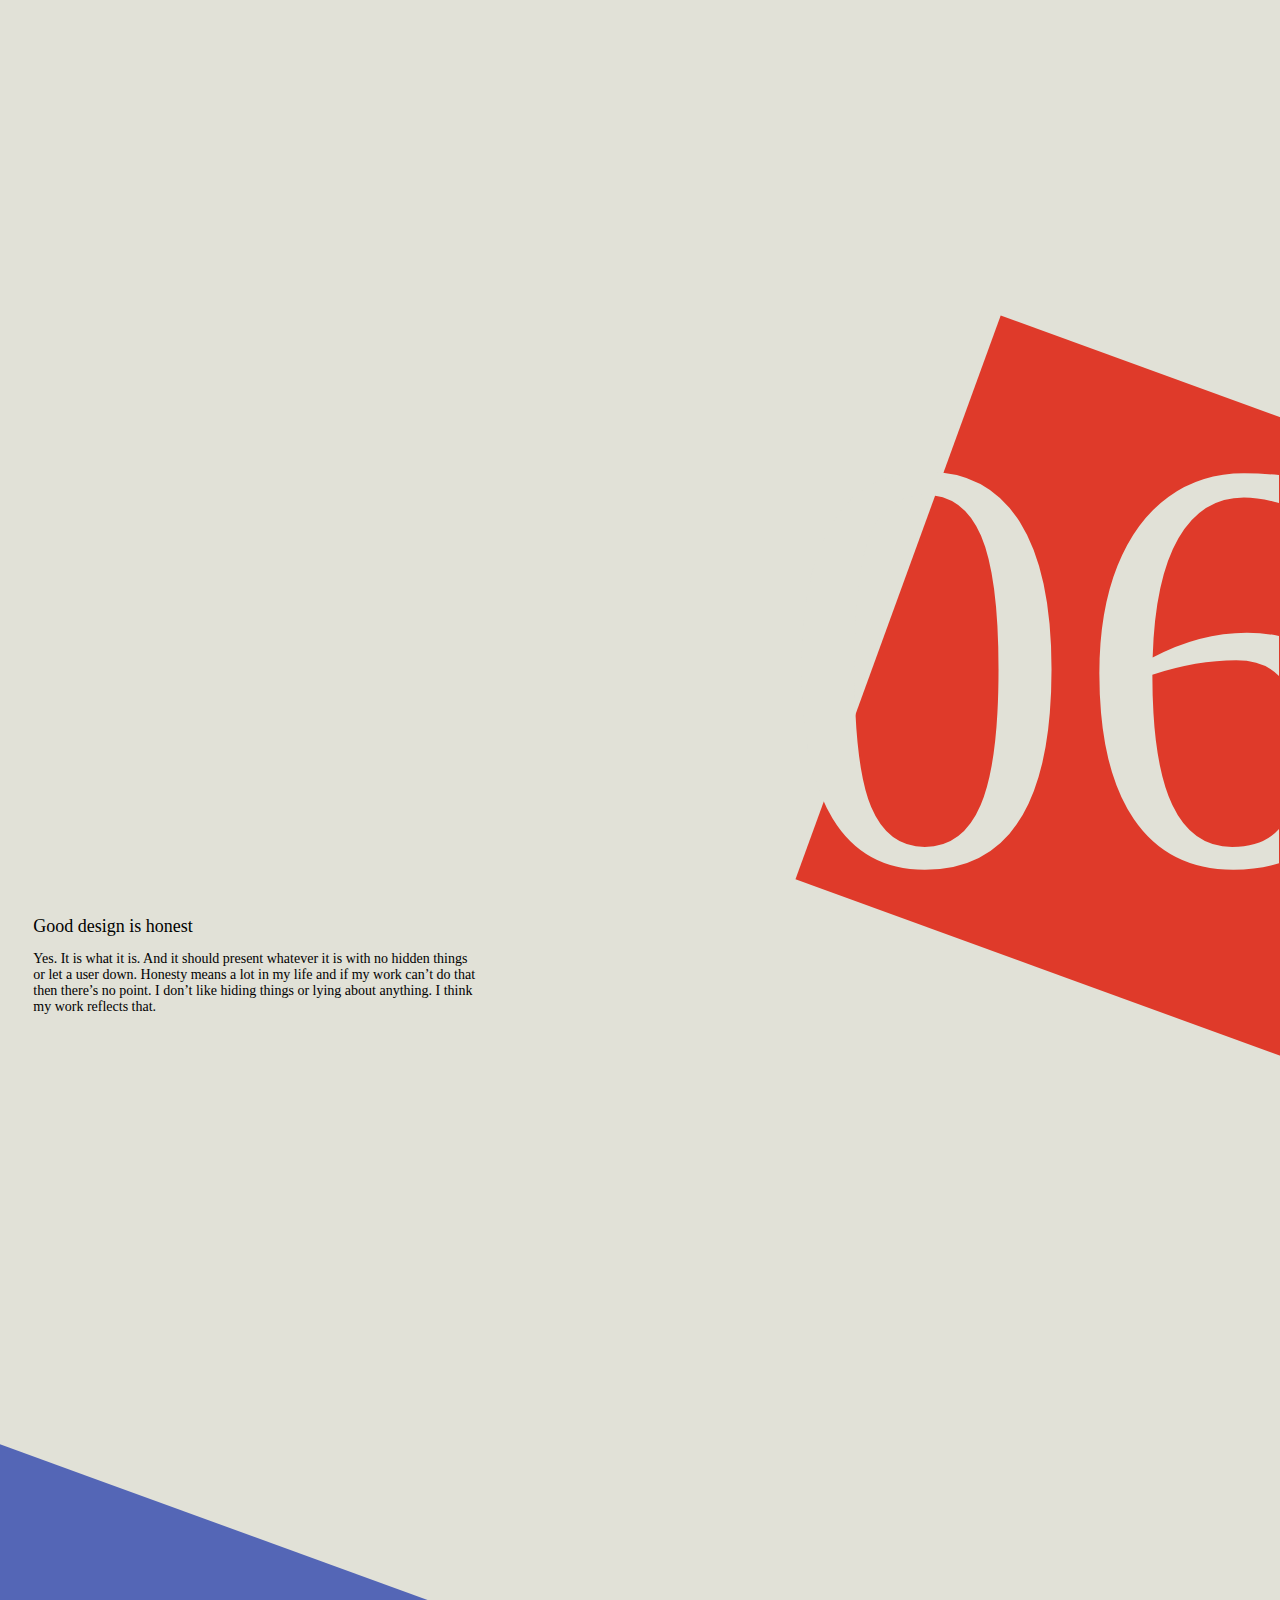
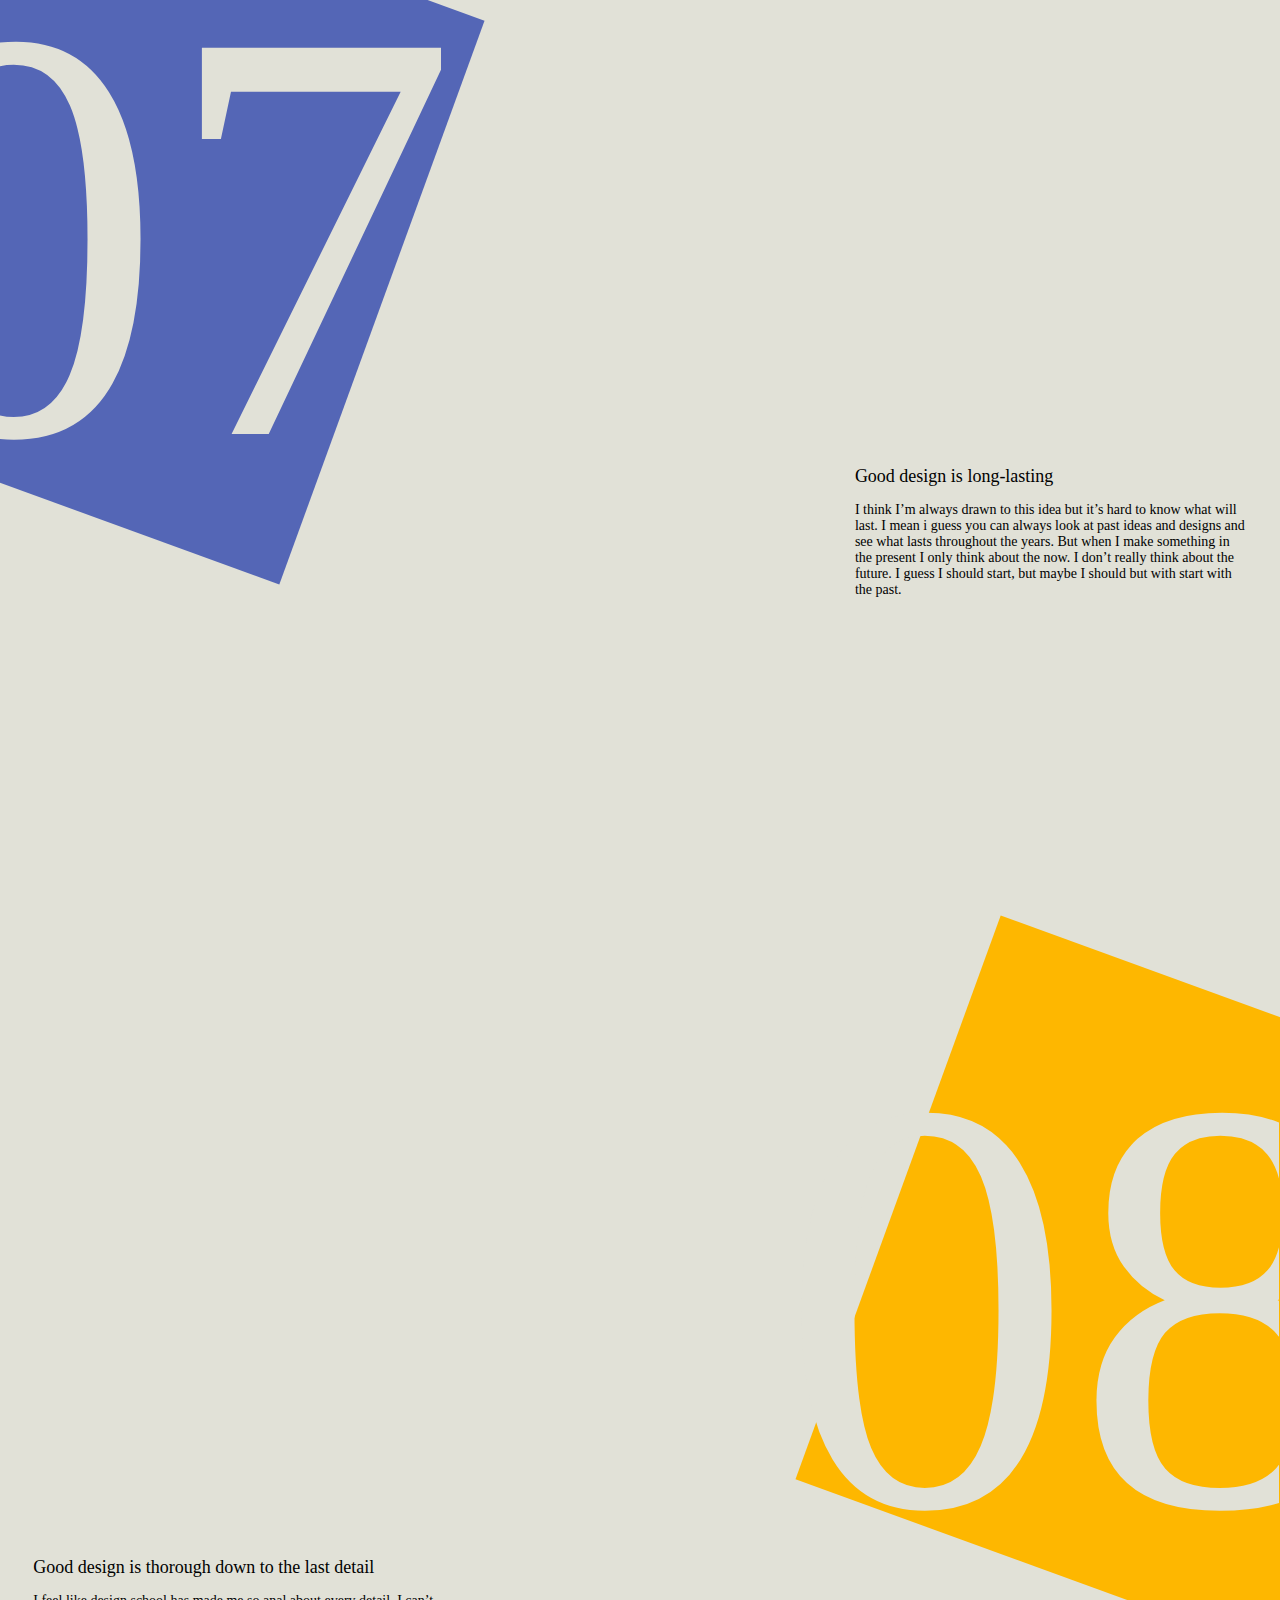
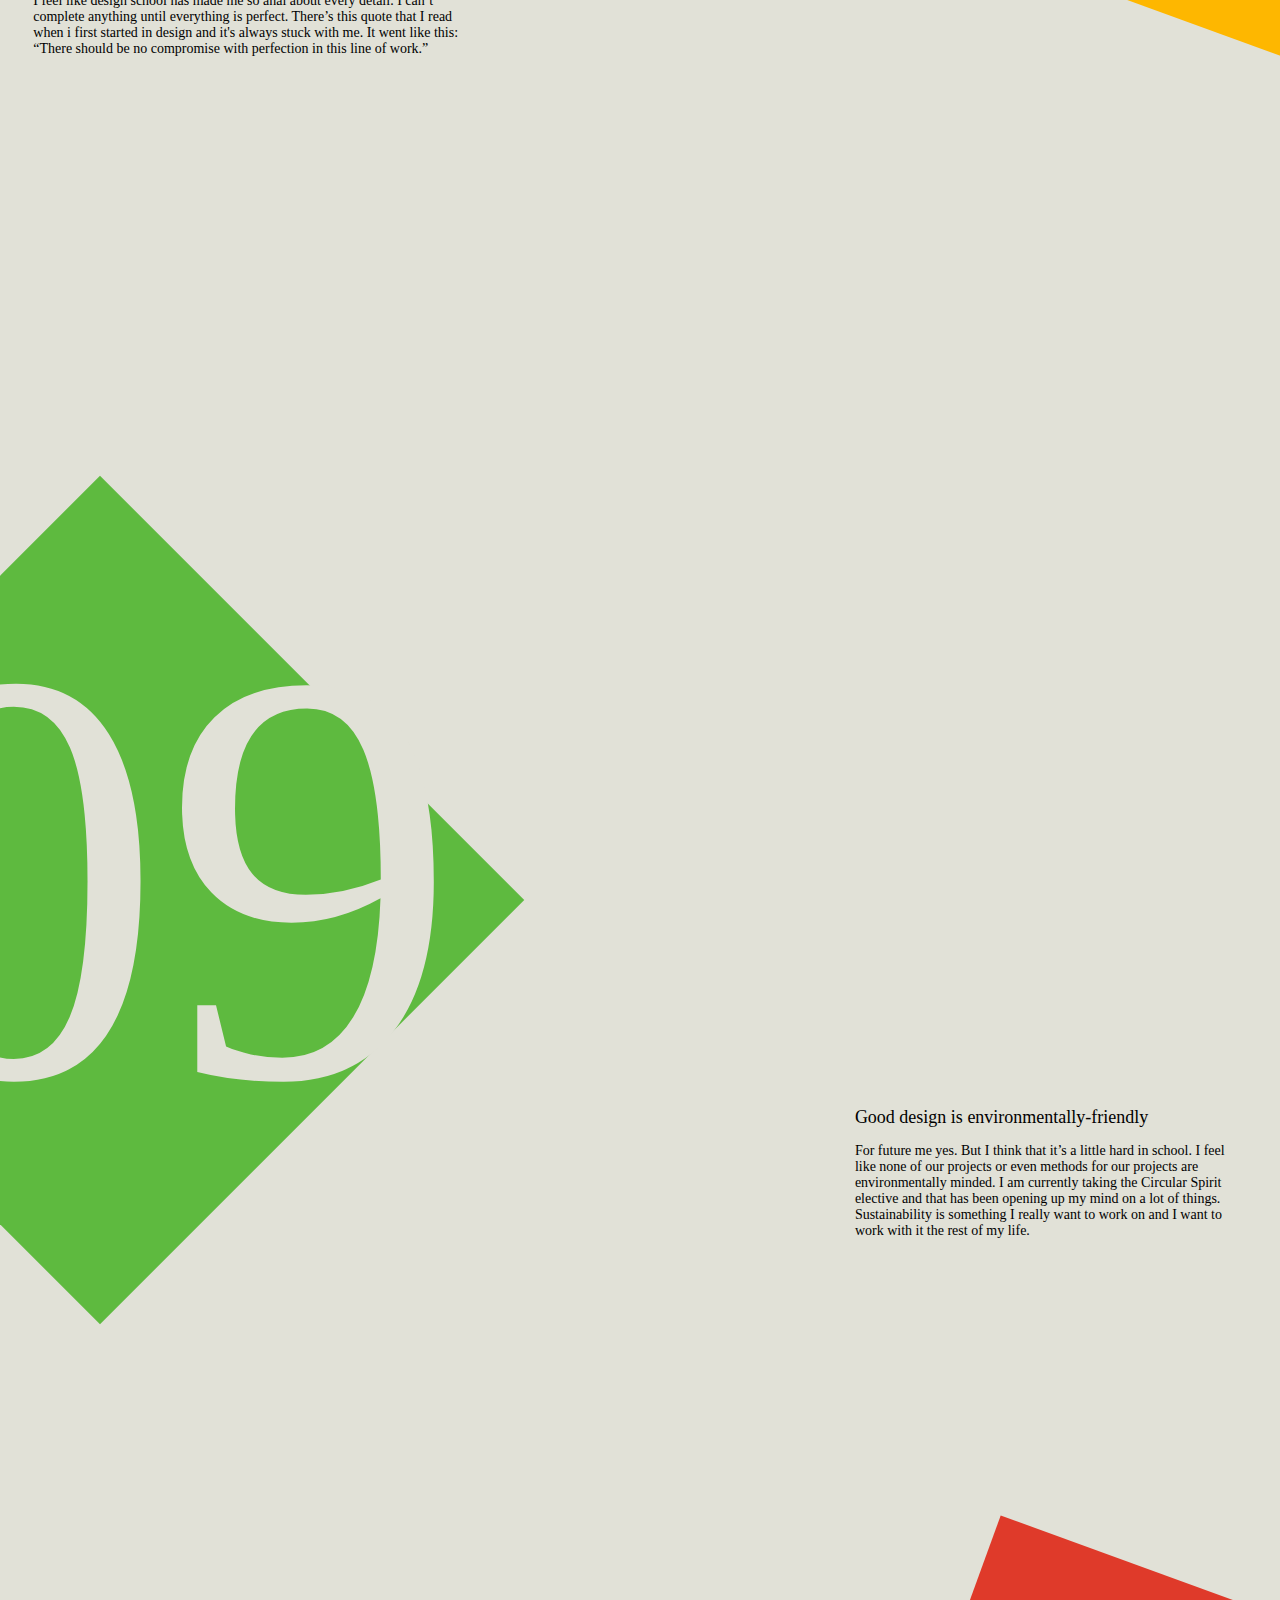
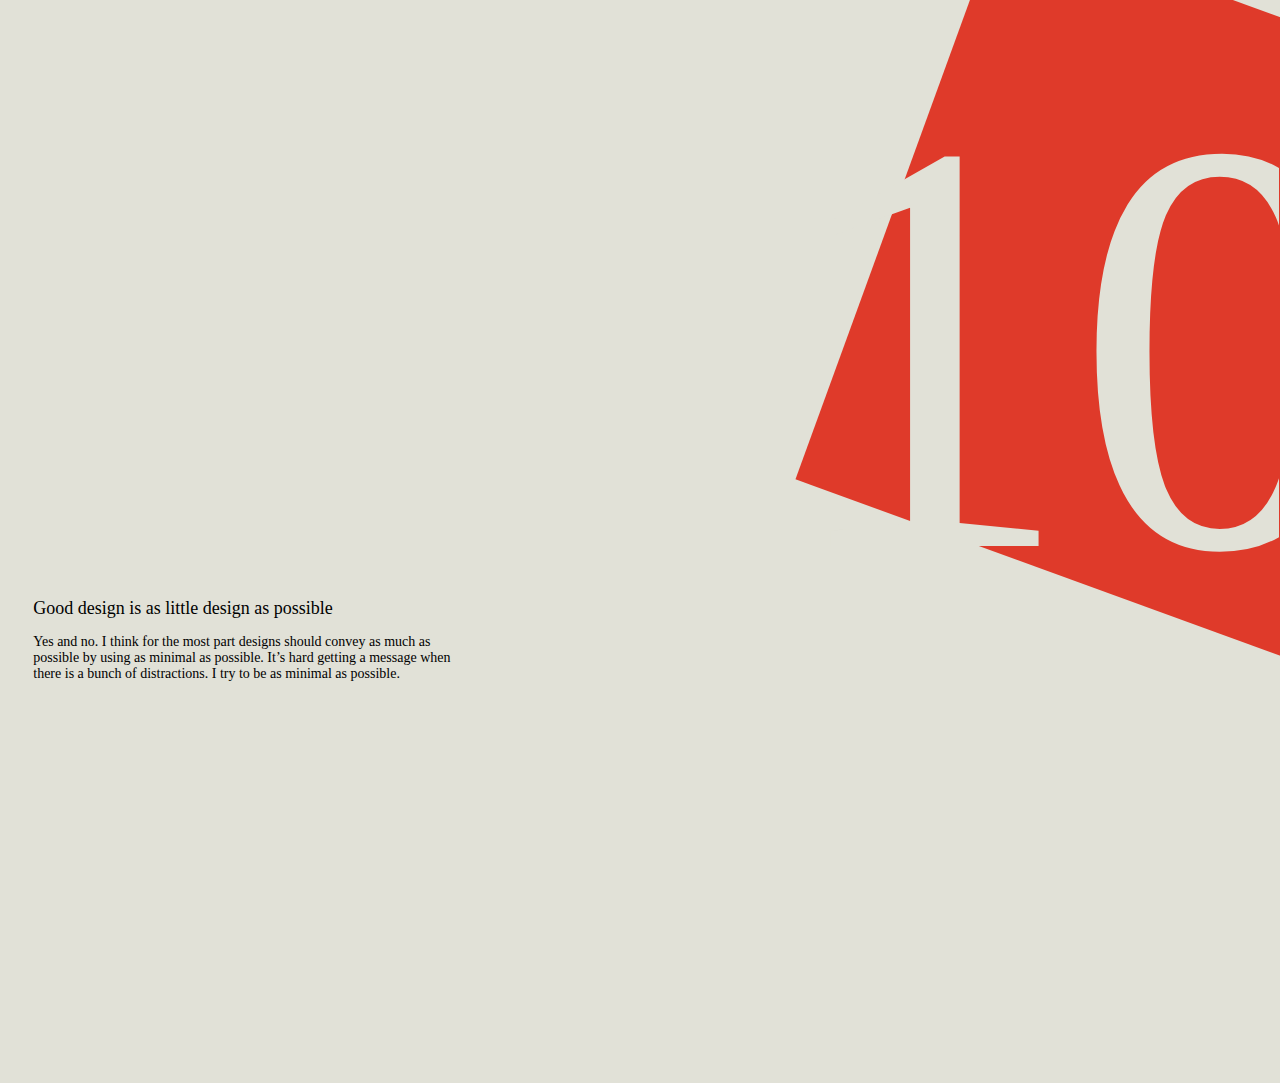
<file: poster.html>
<!doctype html>
<html>
<head>
<meta charset="UTF-8">
	<style>
		
		body{
			background-color: #e1e1d7;
			font-family: Times New Roman, Times, Cambria, Hoefler Text, Liberation Serif, serif;
			font-weight: normal;
		}
			h1 {
				font-size: 590px;
				font-weight: normal;
			
			}
		h2 {
			font-weight: normal;
			font-size: 18px;
		}
		
		p {
			font-weight: normal;
			font-size: 14px;
			
			
		}
		
		
		.evennum{
			padding: 0px;
			width: 500px;
			float: right;
			margin: -400px -7px -300px -120px;
			text-align: right;
			overflow: hidden;
			color: #e1e1d7;
		}
		.10 {
			padding: 0px;
			width: 500px;
			float: right;
			margin: -400px -7px -300px -120px;
			text-align: right;
			overflow: hidden;
			color: black;
		}
		
		
		
		.oddnum{
			padding: 0px;
			margin: 0px 0px 0px -140px;
			color: #e1e1d7;
			float: left;
			
			
			
			
		}
		.odd {
			float: right;
			margin: -520px 0px 0px 67%;
			padding-right: 2%;
			
			
		}
		
		.even{
			
			float: left;
			margin: 570px 0px -300px 2%;
			width: 35%;
	
			
		}
		
		.title {
			float: left;
			margin: -200px 0px -300px 67%;
			color: #e1e1d7;
		}
		
		
		.s1 {
			width:100px;
				height:100px;
			background: black;
			border: none;
			position:absolute;
			top:210px;
			left:150px;
			 transform: rotate(20deg);
		}
		
		.s2 {
			width:100px;
				height:100px;
			background: black;
			border: none;
			position:absolute;
			top: 10px;
			left:680px;
			 transform: rotate(333.13deg);
		}
		
		.s3 {
			width:100px;
				height:100px;
			background: black;
			border: none;
			position:absolute;
			top:30px;
			left:-30px;
			 transform: rotate(10deg);
		}
		
		.s4 {
			width:100px;
				height:100px;
			background: black;
			border: none;
			position:absolute;
			top:-20px;
			left:1050px;
			
		}
		
		.s5 {
			width:100px;
				height:100px;
			background: black;
			border: none;
			position:absolute;
			top:620px;
			left:170px;
			 transform: rotate(45deg);
		}
		.s6 {
			width:100px;
				height:100px;
			background: black;
			border: none;
			position:absolute;
			top:380px;
			left:400px;
			 transform: rotate(45deg);
		}
		.s7 {
			width:100px;
				height:100px;
			background: black;
			border: none;
			position:absolute;
			top:960px;
			left:400px;
			 transform: rotate(30deg);
		}
		
		.s8 {
			width:100px;
				height:100px;
			background: black;
			border: none;
			position:absolute;
			top:-50px;
			left:300px;
			 transform: rotate(80deg);
		}
		
		.s9 {
			width:100px;
			height:100px;
			background: black;
			border: none;
			position:absolute;
			top:500px;
			left:10px;
			 transform: rotate(20deg);
		}
		
		.s10 {
		width:100px;
				height:100px;
			background: black;
			border: none;
			position:absolute;
			top:800px;
			left:-40px;
			 transform: rotate(40deg);
		}
			
		
		
		.c1{
			width:600px;
			height:600px;
			background: #5eba3f;
			border: none;
			position:absolute;
			top:1250px;
			left:-200px;
			transform: rotate(45deg);
			z-index:-1;
		}
		
		.c2{
			width:600px;
			height:600px;
			background: #df3a2a;
			border: none;
			position:absolute;
			top:2300px;
			right:-200px;
			transform: rotate(20deg);
			z-index:-1;
		}
		
		.c3{
			width:600px;
			height:600px;
			background: #5466b6;
			border: none;
			position:absolute;
			top:3400px;
			left:-200px;
			transform: rotate(7deg);
			z-index:-1;
		}
		
		.c4{
			width:600px;
			height:600px;
			background: #feb700;
			border: none;
			position:absolute;
			top:4550px;
			right:-200px;
			transform: rotate(20deg);
			z-index:-1;
		}
		
			.c5{
			width:600px;
			height:600px;
			background: #5eba3f;
			border: none;
			position:absolute;
			top:5700px;
			left:-200px;
			transform: rotate(0deg);
			z-index:-1;
		}
		
		.c6{
			width:600px;
			height:600px;
			background: #df3a2a;
			border: none;
			position:absolute;
			top:6800px;
			right:-200px;
			transform: rotate(20deg);
			z-index:-1;
		}
		
		.c7{
			width:600px;
			height:600px;
			background: #5466b6;
			border: none;
			position:absolute;
			top:7900px;
			left:-200px;
			transform: rotate(20deg);
			z-index:-1;
		}
		
		.c8{
			width:600px;
			height:600px;
			background: #feb700;
			border: none;
			position:absolute;
			top:9000px;
			right:-200px;
			transform: rotate(20deg);
			z-index:-1;
		}
		
		.c9{
			width:600px;
			height:600px;
			background: #5eba3f;
			border: none;
			position:absolute;
			top:10200px;
			left:-200px;
			transform: rotate(45deg);
			z-index:-1;
		}
		
		.c10{
			width:600px;
			height:600px;
			background: #df3a2a;
			border: none;
			position:absolute;
			top:11200px;
			right:-200px;
			transform: rotate(20deg);
			z-index:-1;
		}
		.break{
			width: 100%;
			height: 1px;
			margin: 0px;
			padding: 0px;
			float: left;
		display: inline-block;
		}
		
		.s11{
			width:650px;
			height:650px;
			background: black;
			border: none;
			position:absolute;
			top:100px;
			right:-200px;
			transform: rotate(10deg);
			z-index:-1;
			
		}
		
	
		
		
		
	

			
	</style>
<title>10 Principles of Design</title>
</head>

<body>
	
	<div class="s1"></div>
	<div class="s2"></div>
	<div class="s3"></div>
	<div class="s4"></div>
	<div class="s5"></div>
	<div class="s6"></div>
	<div class="s7"></div>
	<div class="s8"></div>
	<div class="s9"></div>
	<div class="s10"></div>
	<div class="s11"></div>
	
	
	<div class="10">
	<div class="evennum">
			<h1>10</h1></div></div>	
	<div class="title">	
	<h2>Principles of Design</h2>
	<p>Dieter Rams</p>
	
		
	
	</div>
	<br>
	

<div class="oddnum">
	<h1>01</h1></div>
	<div class="odd">
		<h2>Good design is innovative</h2>
	<p>Yes. Good design should always be innovative. I don't think that my designs are necessarily innovative but definitely for the future I’d like to strive for innovation.
	</p>
		<div class="c1"></div>	
	</div>
	
	<div class="break"></div>

	<div class="c2"></div>
	<div class="evennum">
			<h1>02</h1></div>
		<div class="even">
		<h2>Good design makes a product useful</h2>
	<p>I always try to make my designs intentional. I don’t like including unnecessary things that distract from the main message.
			</p></div>
			
	<div class="break"></div>

	
			<div class="c3"></div>
			<div class="oddnum">
	<h1>03</h1></div>
	<div class="odd">
			<h2>Good design is aesthetic</h2>
	<p>Ah yes, the aesthetic, that’s the whole point right? No but really, good design should be attractive. It should make the someone want it. Aesthetics are something I always enjoy doing.
	</p>
		<br>
		</div>
	<div class="break"></div>

			<div class="c4"></div>
	<div class="evennum">
		<h1>04</h1></div>
	<div class="even">
			<h2>Good design makes a product understandable</h2>
	<p>If a product or interface or anything else is not clear or is hard to understand, the design should aid the user. I try to make my designs a concise as possible.
	</p>
		<br>
	</div>
	
	<div class="break"></div>
	
	<div class="c5"></div>
	<div class="oddnum">	
	<h1>05</h1></div>
			<div class="odd">
		<h2>Good design is unobtrusive</h2>
	<p>I don’t think of some of my designs like this. And in some ways I disagree. I think that sometimes it’s okay to be distracting and loud and whatever. Yes, for most of the time you need some quiet little thing that just blends into the background to convey a point. But other times you need it to slap you in the face for no other reason than to do that.
	</p>
		<br>
			</div>
	
	<div class="break"></div>
	
	<div class="c6"></div>
	<div class="evennum">		
	<h1>06</h1></div>
			<div class="even">
		<h2>Good design is honest</h2>
	<p>Yes. It is what it is. And it should present whatever it is with no hidden things or let a user down. Honesty means a lot in my life and if my work can’t do that then there’s no point. I don’t like hiding things or lying about anything. I think my work reflects that.
	</p>
		<br>
				</div>
	
	<div class="break"></div>

	<div class="c7"></div>	
	<div class="oddnum">
		<h1>07</h1></div>
		<div class="odd">
		<h2>Good design is long-lasting</h2>
	<p>I think I’m always drawn to this idea but it’s hard to know what will last. I mean i guess you can always look at past ideas and designs and see what lasts throughout the years. But when I make something in the present I only think about the now. I don’t really think about the future. I guess I should start, but maybe I should but with start with the past.
	</p>
		<br>
		</div>
	
	<div class="break"></div>
		

	<div class="c8"></div>
	<div class="evennum">		
	<h1>08</h1></div>
	<div class="even">
			<h2>Good design is thorough down to the last detail</h2>
	<p>I feel like design school has made me so anal about every detail. I can’t complete anything until everything is perfect. There’s this quote that I read when i first started in design and it's always stuck with me. It went like this: “There should be no compromise with perfection in this line of work.”
	</p>
		<br>
		</div>
	
	<div class="break"></div>
		
<div class="c9"></div>
		<div class="oddnum">
		<h1>09</h1></div>
	<div class="odd">
			<h2>Good design is environmentally-friendly
</h2>
	<p>For future me yes. But I think that it’s a little hard in school. I feel like none of our projects or even methods for our projects are environmentally minded. I am currently taking the Circular Spirit elective and that has been opening up my mind on a lot of things. Sustainability is something I really want to work on and I want to work with it the rest of my life.
	</p>
		<br>
</div>
	
	<div class="break"></div>
	
			
			<div class="c10"></div>
	<div class="evennum">
	<h1>10</h1></div>
<div class="even">
		<h2>Good design is as little design as possible
		</h2>
	<p>Yes and no. I think for the most part designs should convey as much as possible by using as minimal as possible. It’s hard getting a message when there is a bunch of distractions. I try to be as minimal as possible.</p>
		</div>
	

	
		
</body>
</html>
</file>
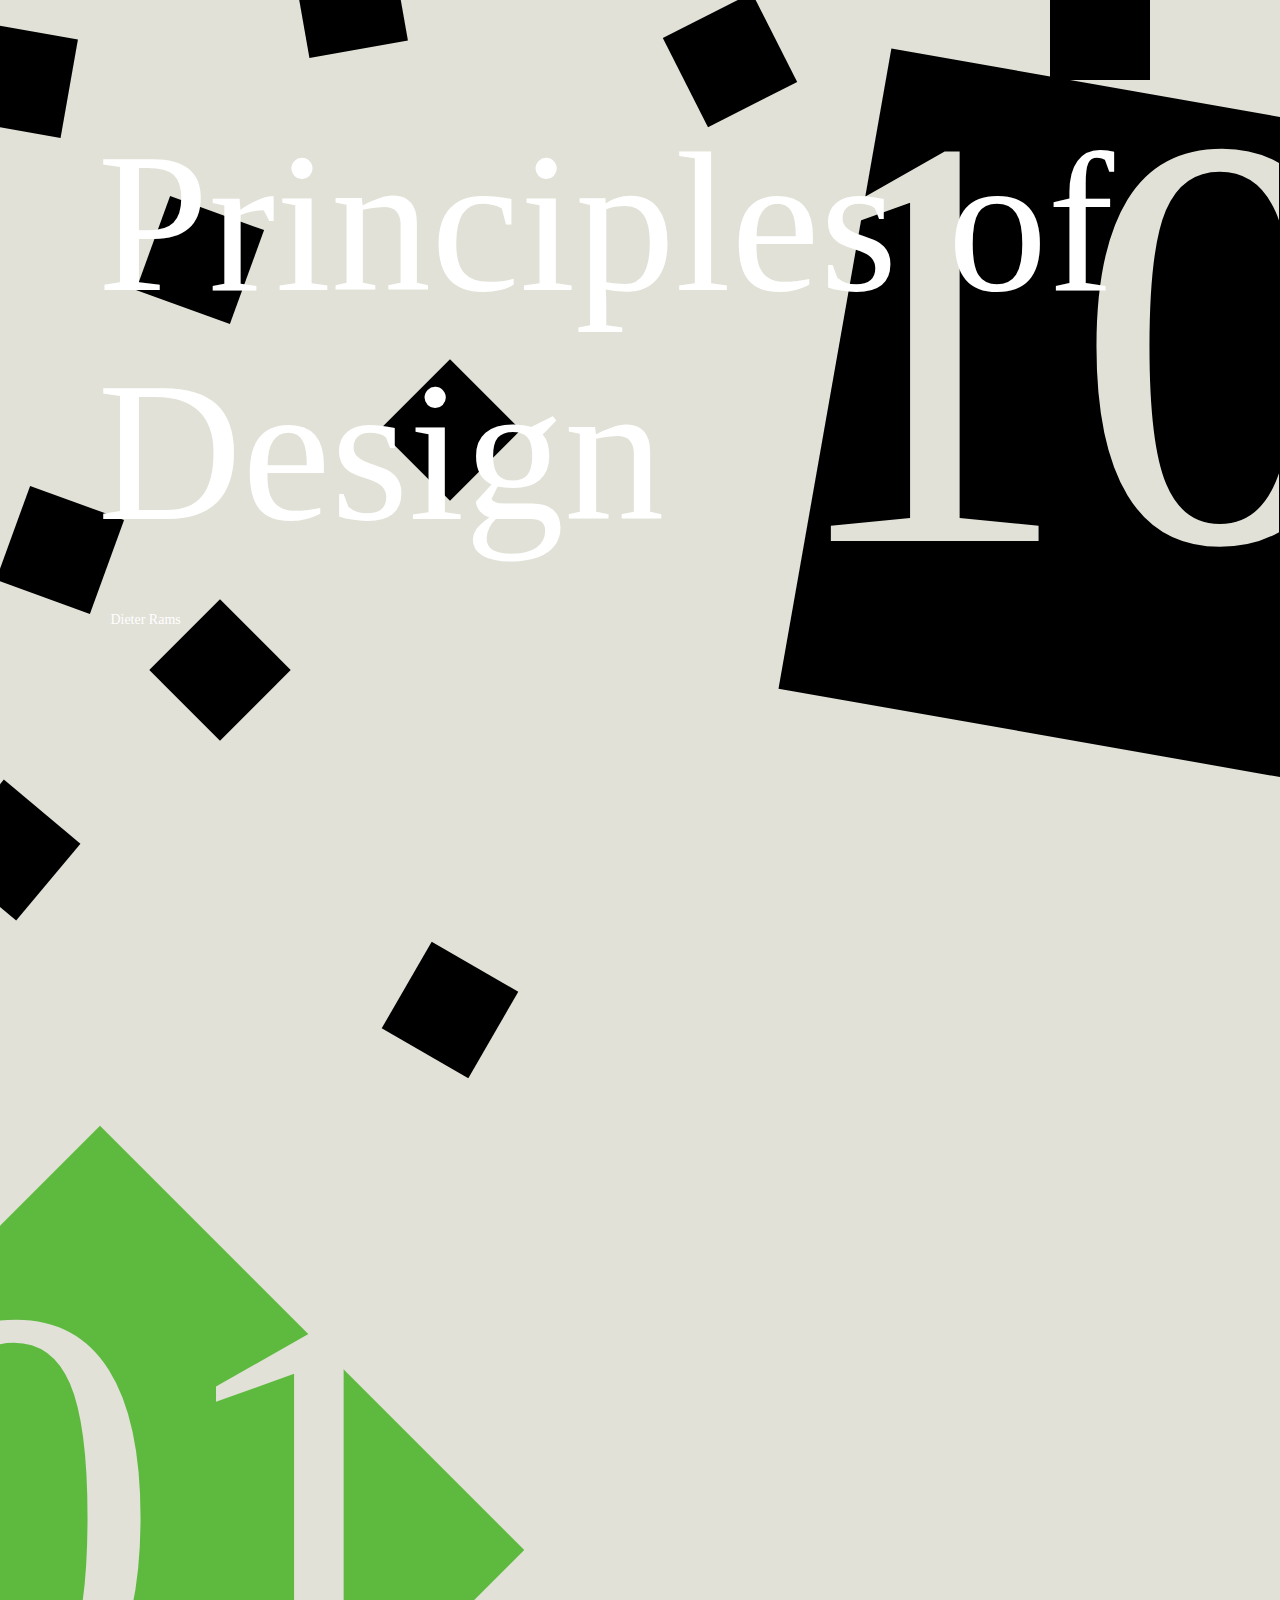
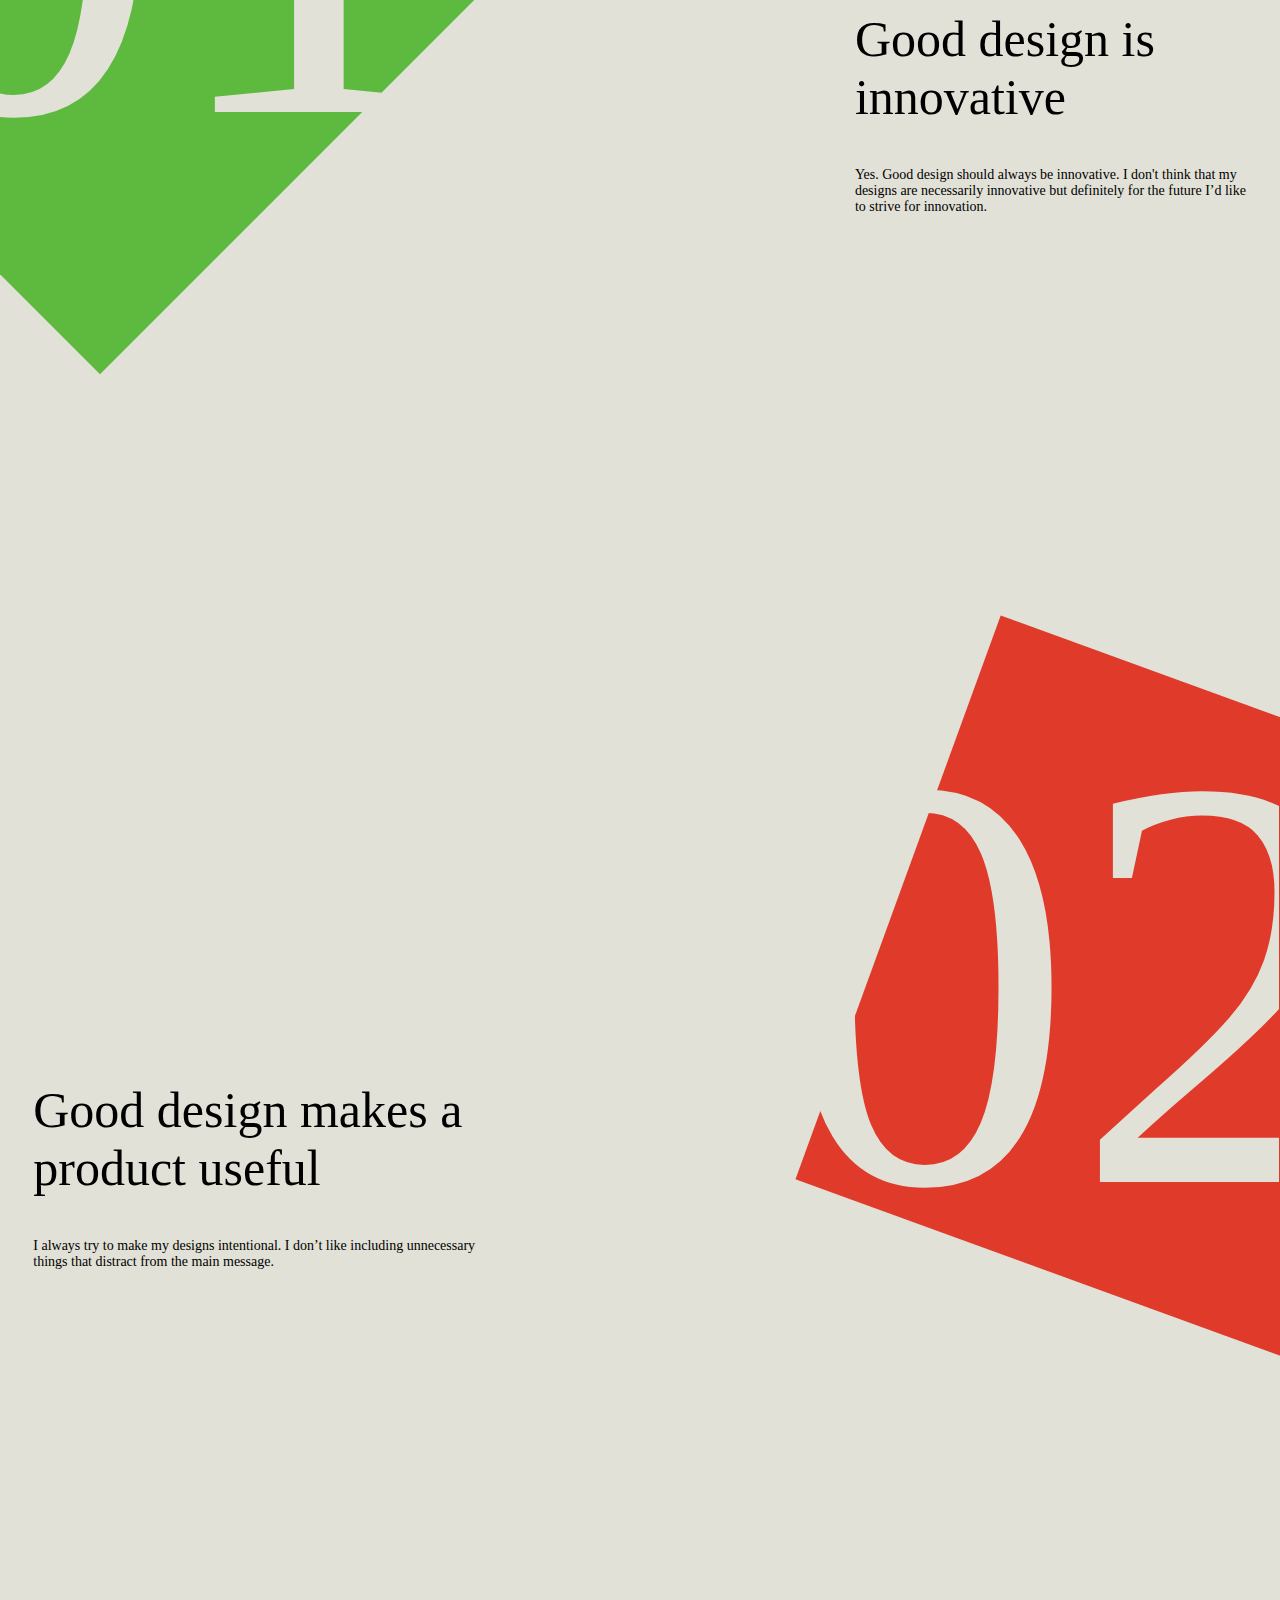
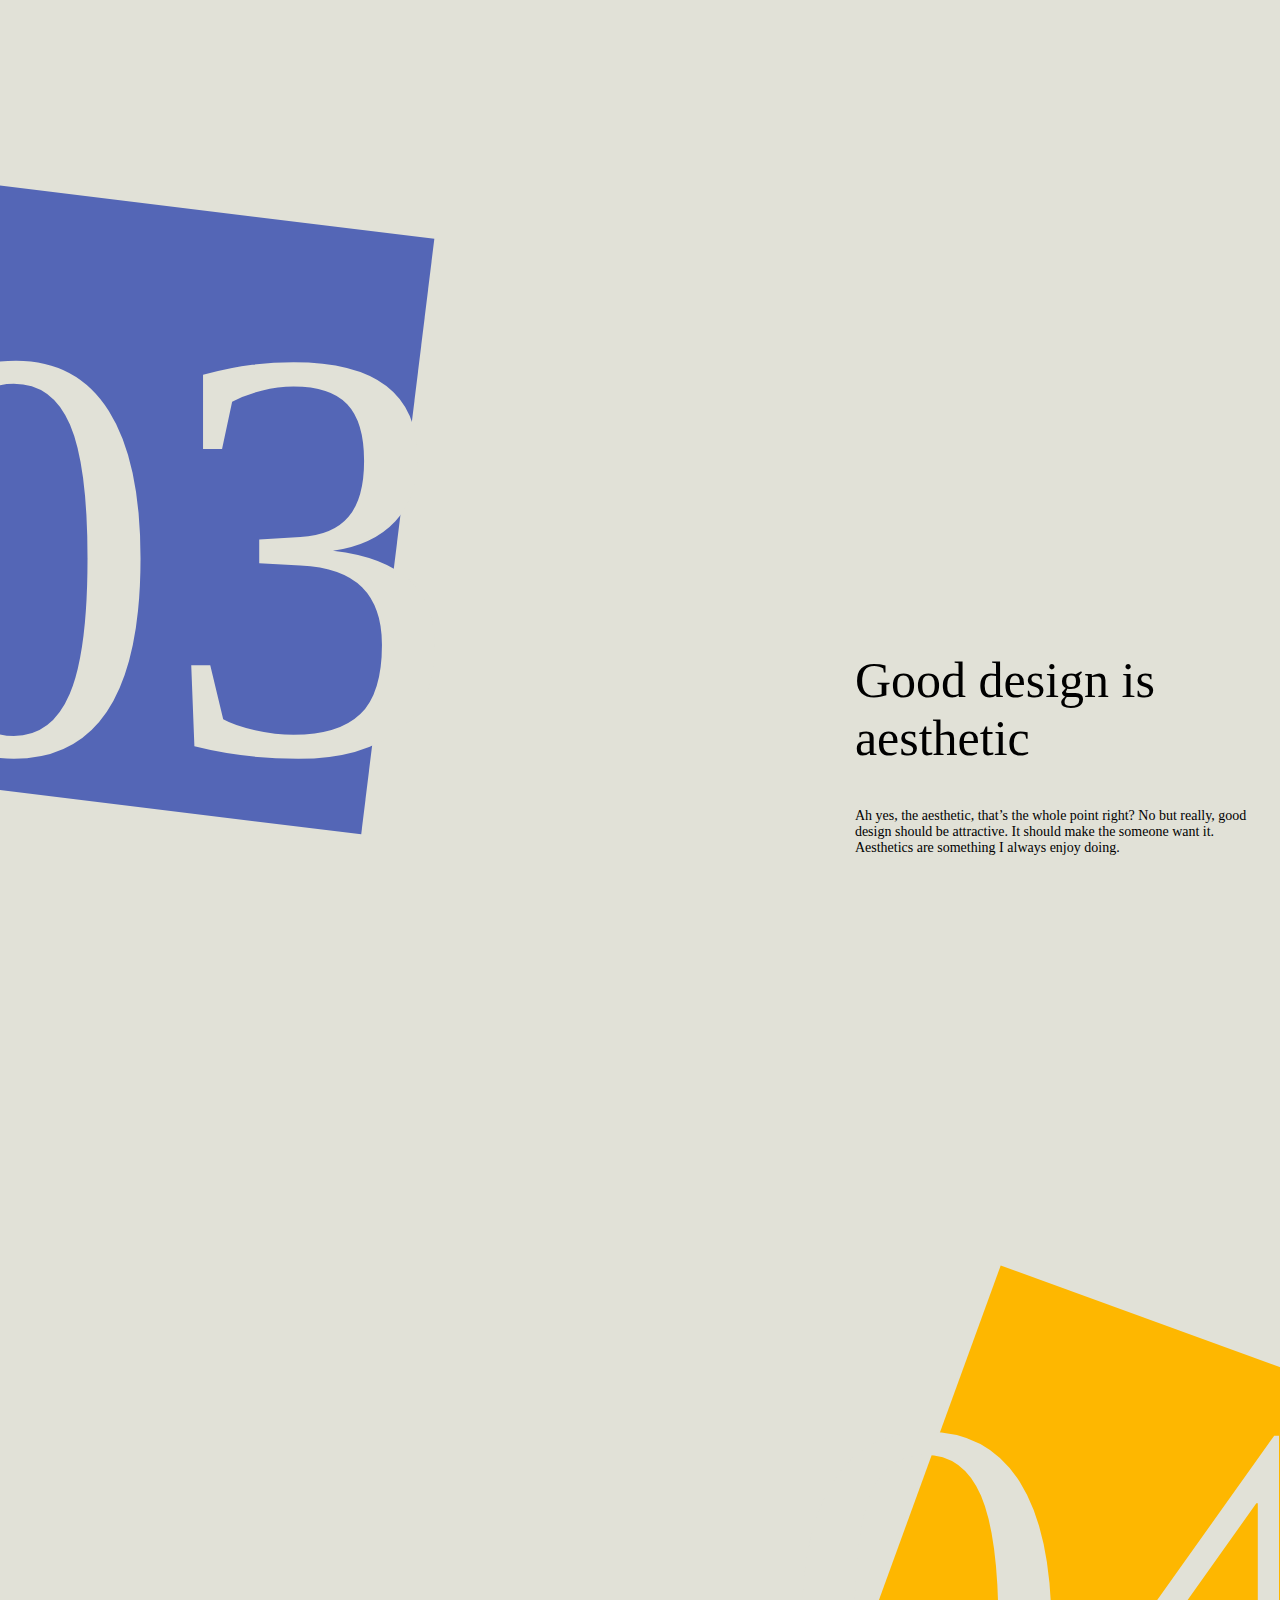
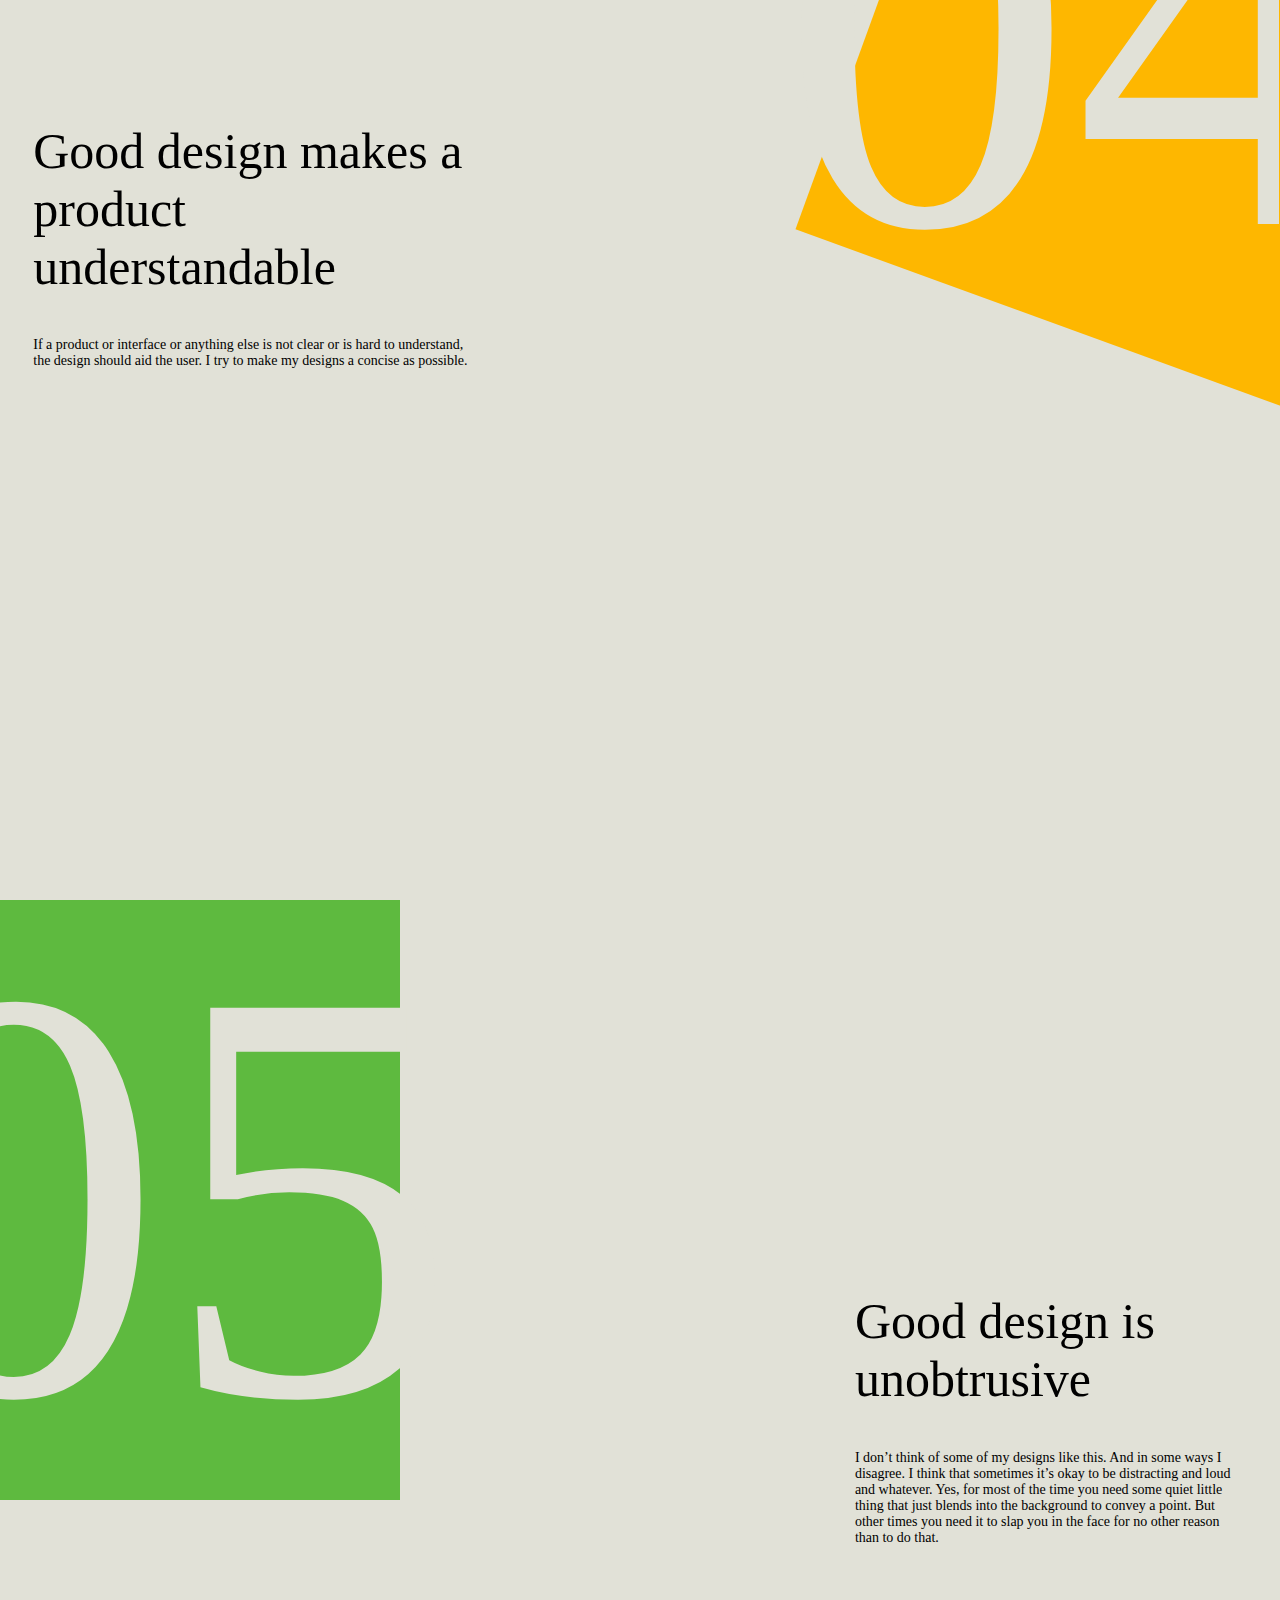
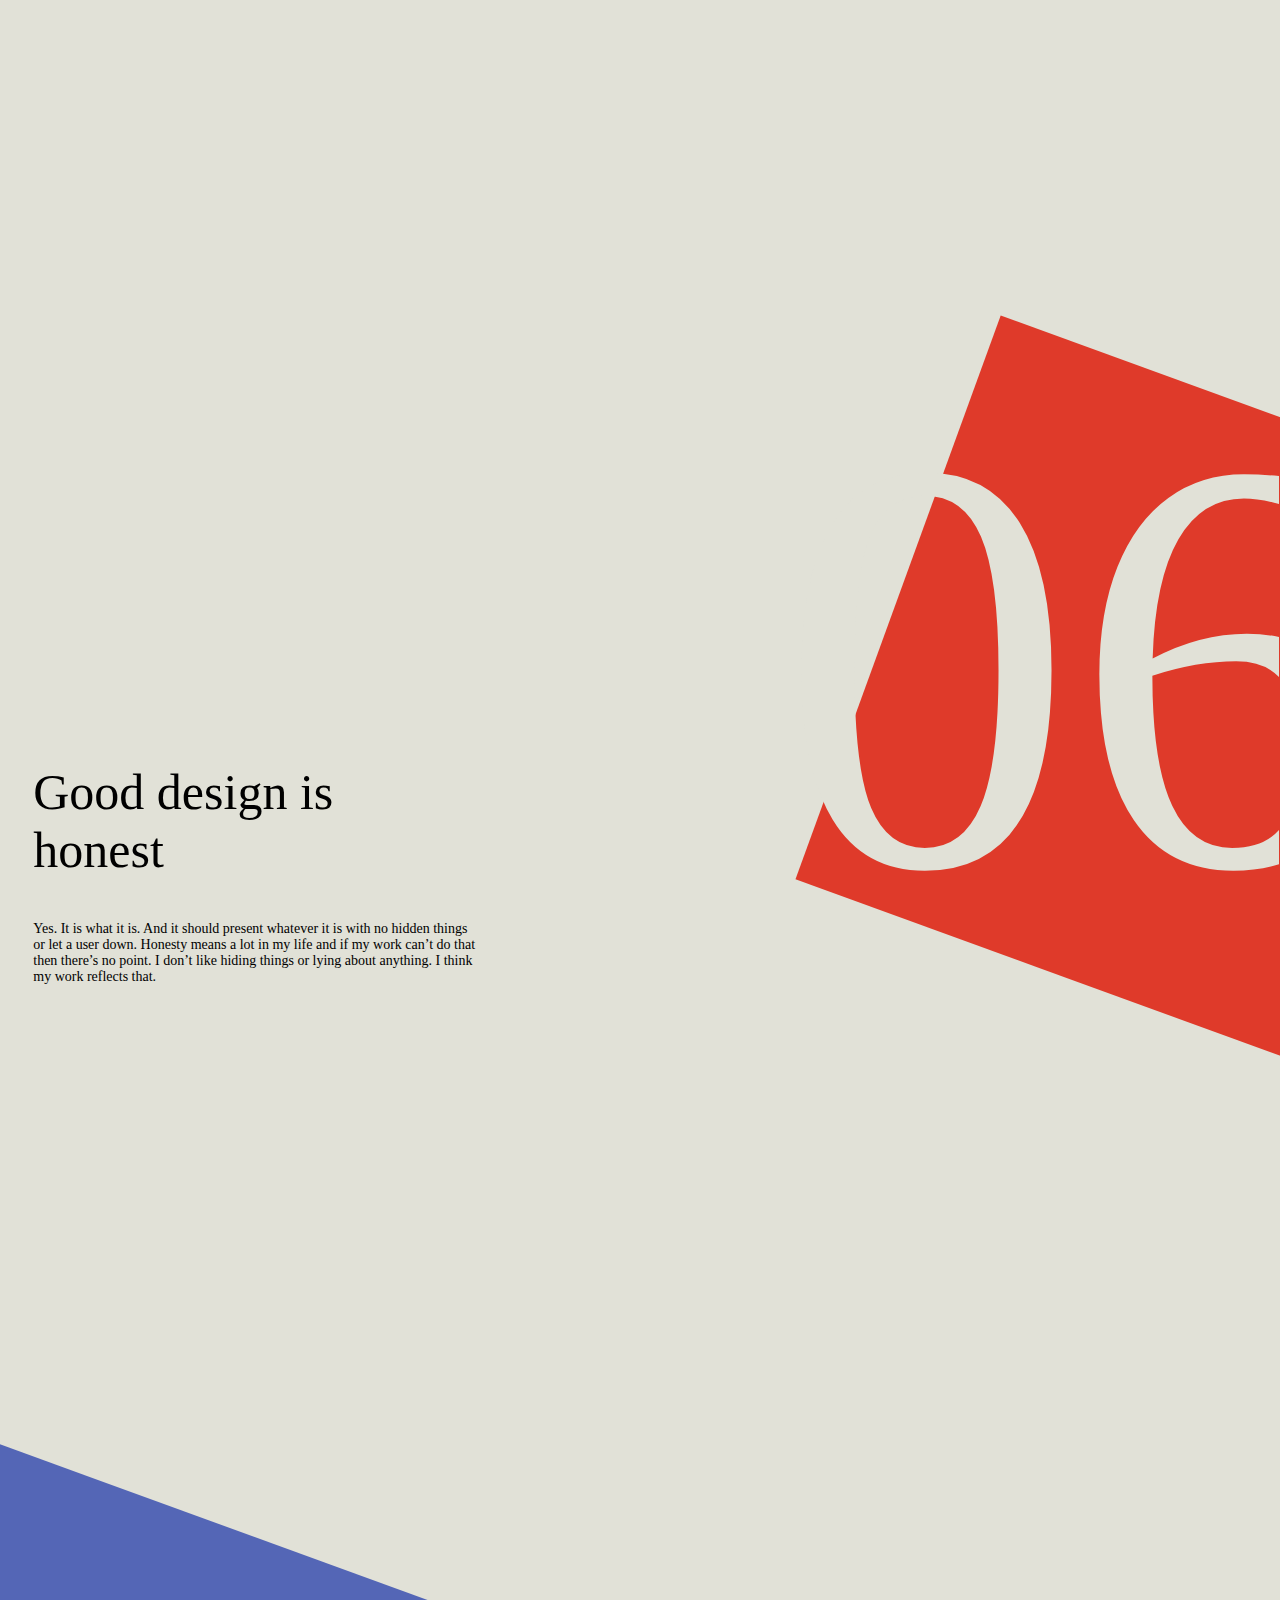
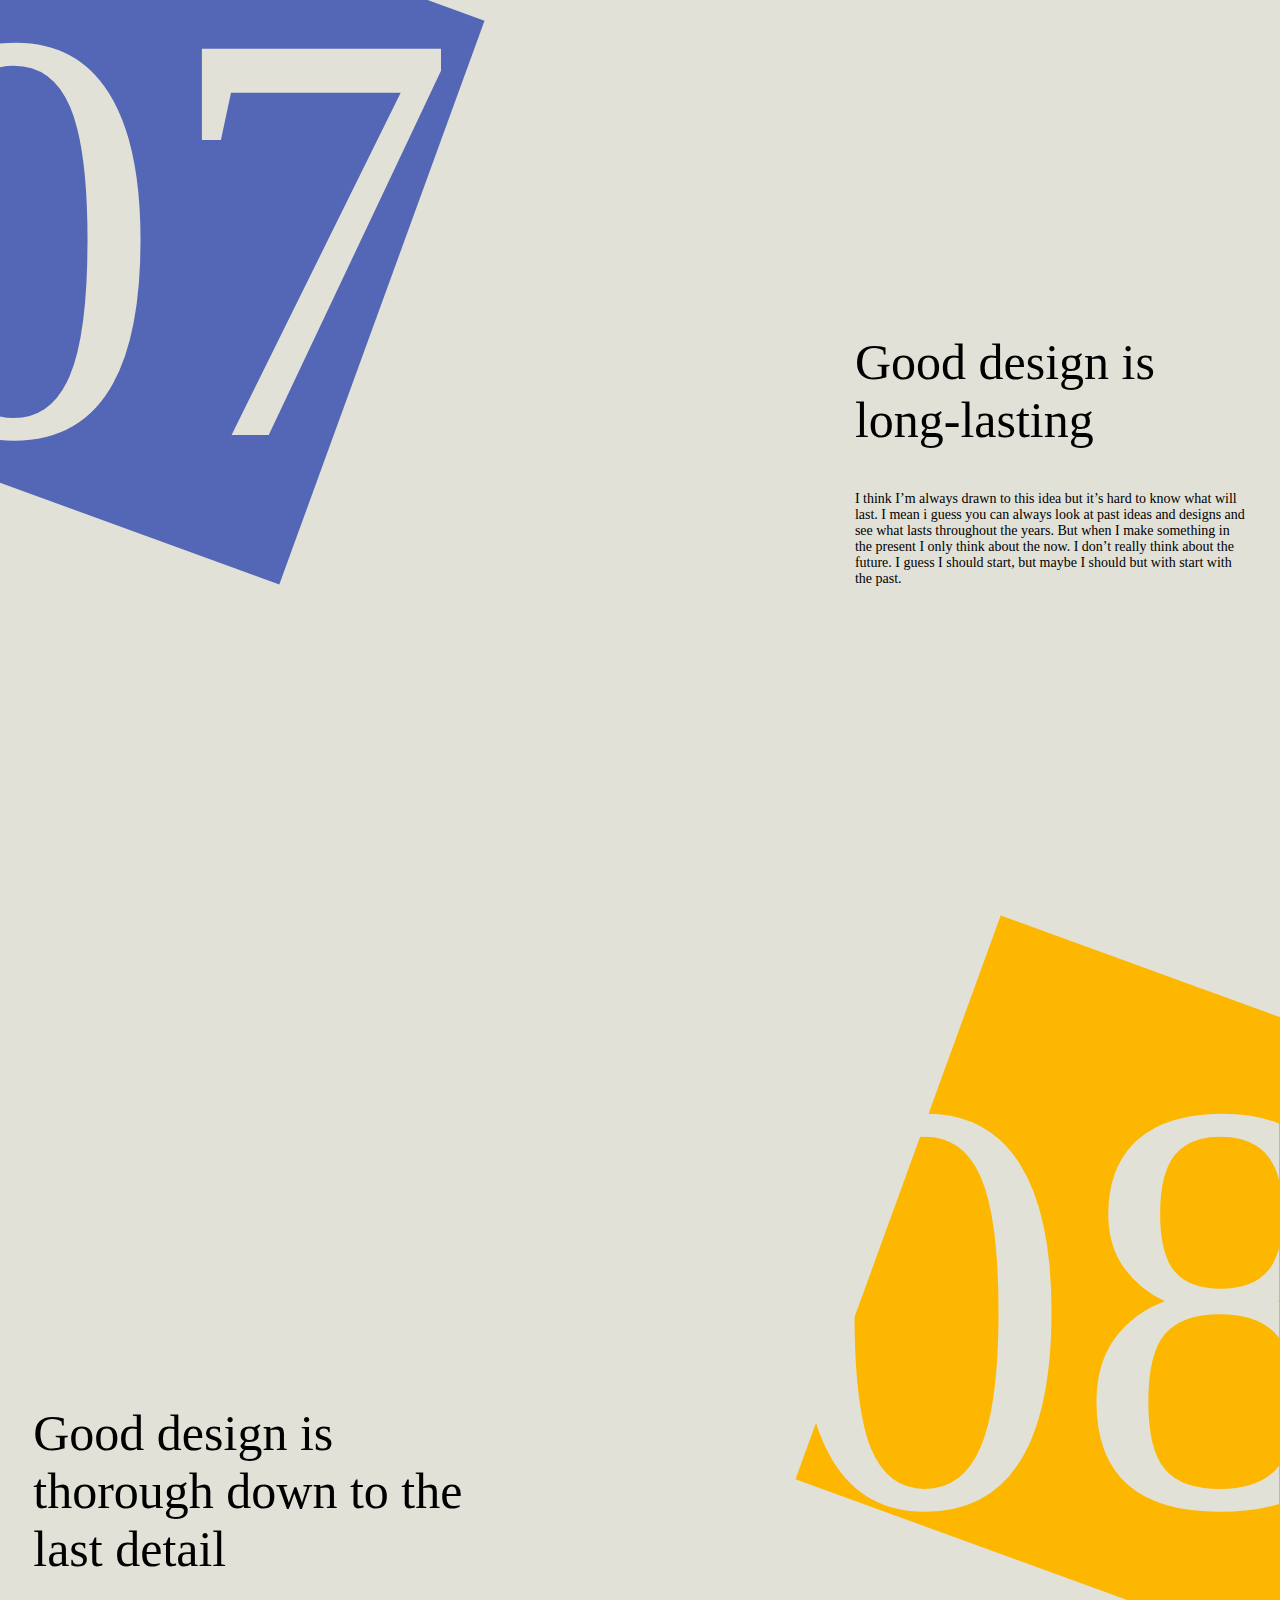
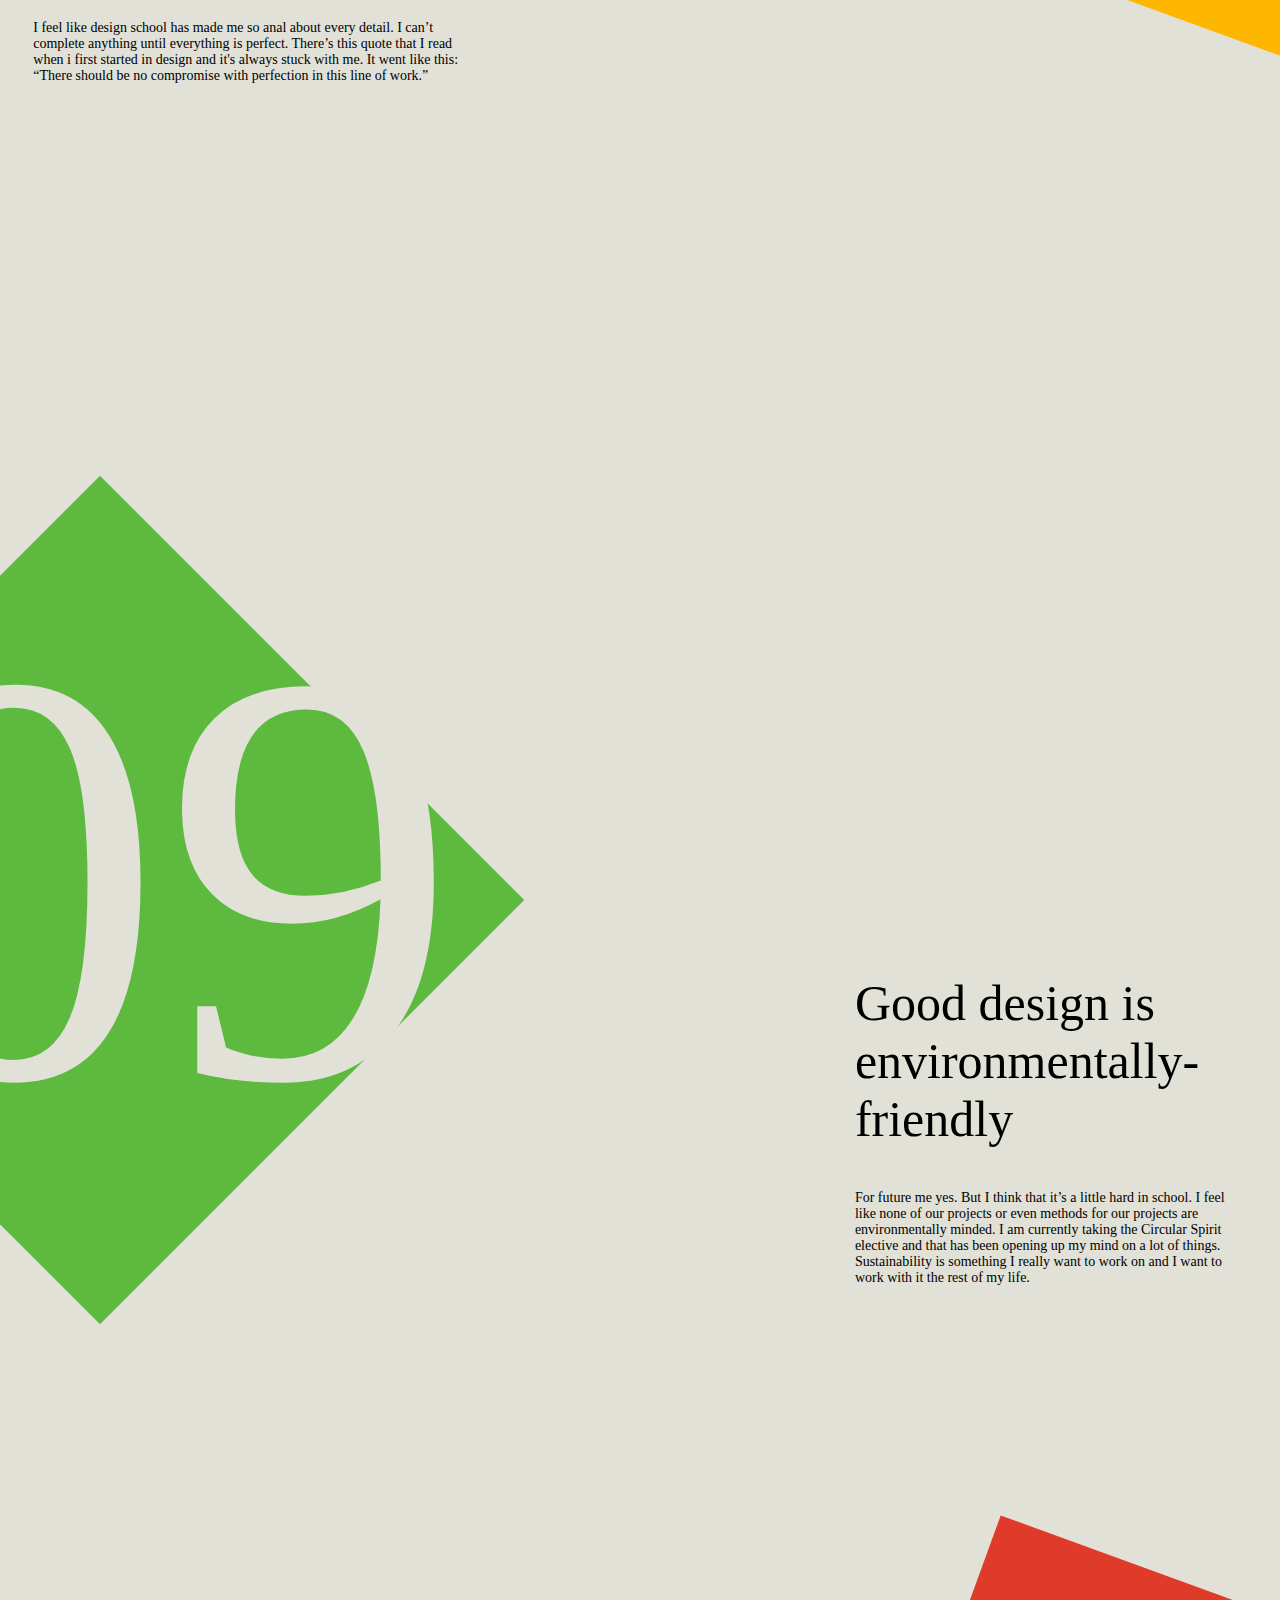
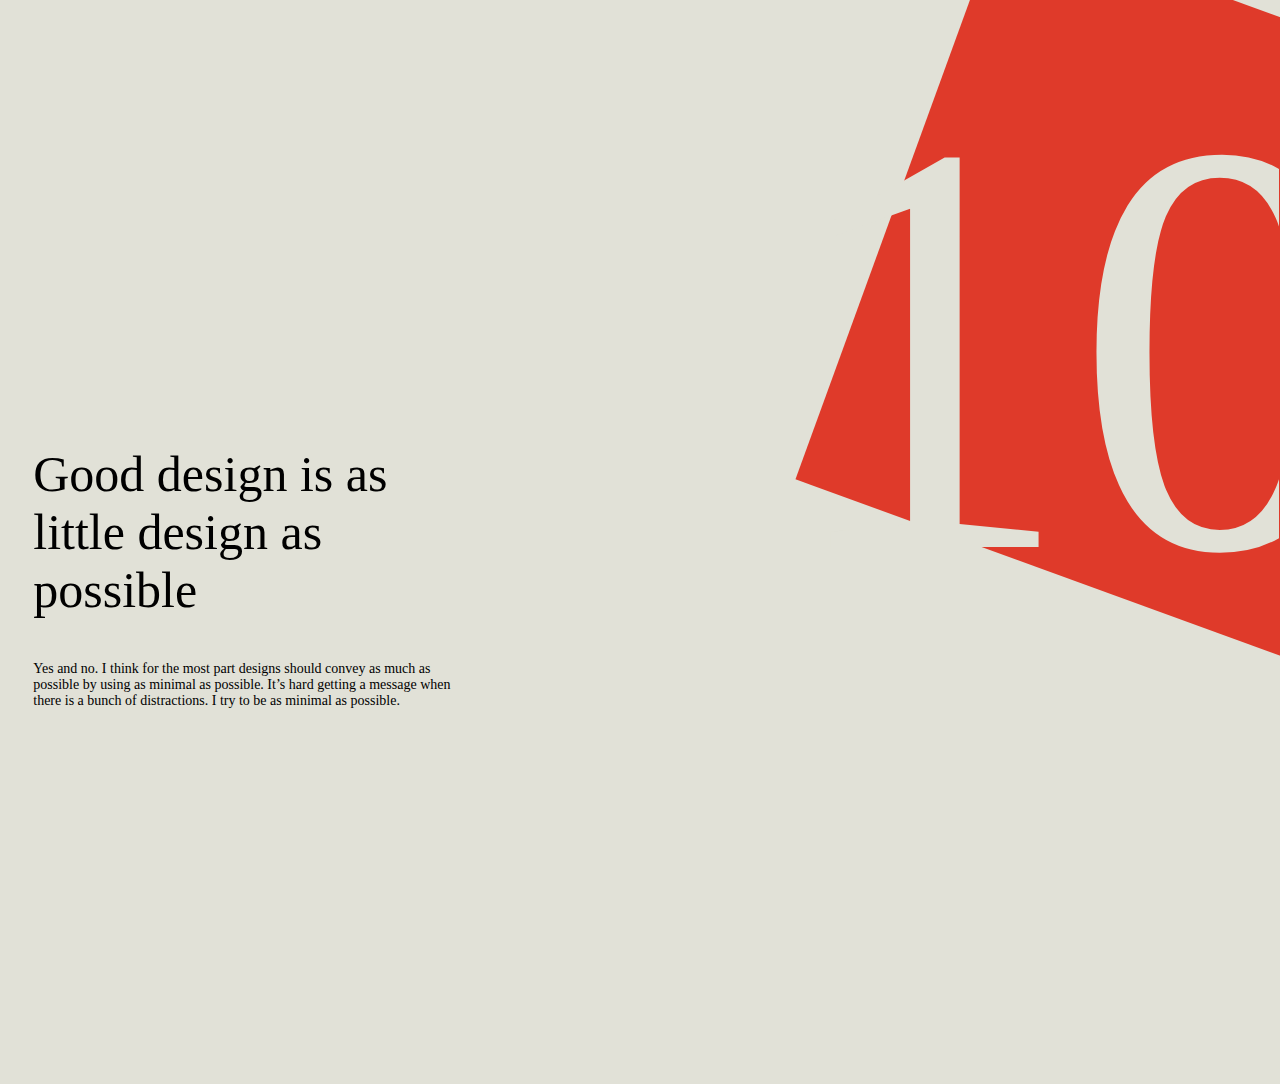
<file: poster_withchange.html>
<!doctype html>
<html>
<head>
<meta charset="UTF-8">
	<style>
		
		body{
			background-color: #e1e1d7;
			font-family: Times New Roman, Times, Cambria, Hoefler Text, Liberation Serif, serif;
			font-weight: normal;
		}
			h1 {
				font-size: 590px;
				font-weight: normal;
			
			}
		h2 {
			font-weight: normal;
			font-size: 50px;
		}
		
		
		h3 {
			font-weight: normal;
			font-size: 200px;
		}
		
		p {
			font-weight: normal;
			font-size: 14px;
			
			
		}
		
		
		.evennum{
			padding: 0px;
			width: 500px;
			float: right;
			margin: -400px -7px -300px -120px;
			text-align: right;
			overflow: hidden;
			color: #e1e1d7;
		}
		.10 {
			padding: 0px;
			width: 500px;
			float: right;
			margin: -400px -7px -300px -120px;
			text-align: right;
			overflow: hidden;
			color: black;
		}
		
		
		
		.oddnum{
			padding: 0px;
			margin: 0px 0px 0px -140px;
			color: #e1e1d7;
			float: left;
			
			
			
			
		}
		.odd {
			float: right;
			margin: -680px 0px 0px 67%;
			padding-right: 2%;
			
			
		}
		
		.even{
			
			float: left;
			margin: 390px 0px -300px 2%;
			width: 35%;
	
			
		}
		
		.title {
			float: left;
			margin: -100px 0px 1000px 7%;
			color: white;
			font-size: 150;
			font-weight: normal;
			position: absolute;
		
			
		}
		
		.title2 {
			float: left;
			margin: 590px 0px -300px 8%;
			color: white;
			font-size: 150;
			font-weight: normal;
			position: absolute;
		}
		
		
		.s1 {
			width:100px;
				height:100px;
			background: black;
			border: none;
			position:absolute;
			top:210px;
			left:150px;
			 transform: rotate(20deg);
		}
		
		.s2 {
			width:100px;
				height:100px;
			background: black;
			border: none;
			position:absolute;
			top: 10px;
			left:680px;
			 transform: rotate(333.13deg);
		}
		
		.s3 {
			width:100px;
				height:100px;
			background: black;
			border: none;
			position:absolute;
			top:30px;
			left:-30px;
			 transform: rotate(10deg);
		}
		
		.s4 {
			width:100px;
				height:100px;
			background: black;
			border: none;
			position:absolute;
			top:-20px;
			left:1050px;
			
		}
		
		.s5 {
			width:100px;
				height:100px;
			background: black;
			border: none;
			position:absolute;
			top:620px;
			left:170px;
			 transform: rotate(45deg);
		}
		.s6 {
			width:100px;
				height:100px;
			background: black;
			border: none;
			position:absolute;
			top:380px;
			left:400px;
			 transform: rotate(45deg);
		}
		.s7 {
			width:100px;
				height:100px;
			background: black;
			border: none;
			position:absolute;
			top:960px;
			left:400px;
			 transform: rotate(30deg);
		}
		
		.s8 {
			width:100px;
				height:100px;
			background: black;
			border: none;
			position:absolute;
			top:-50px;
			left:300px;
			 transform: rotate(80deg);
		}
		
		.s9 {
			width:100px;
			height:100px;
			background: black;
			border: none;
			position:absolute;
			top:500px;
			left:10px;
			 transform: rotate(20deg);
		}
		
		.s10 {
		width:100px;
				height:100px;
			background: black;
			border: none;
			position:absolute;
			top:800px;
			left:-40px;
			 transform: rotate(40deg);
		}
			
		
		
		.c1{
			width:600px;
			height:600px;
			background: #5eba3f;
			border: none;
			position:absolute;
			top:1250px;
			left:-200px;
			transform: rotate(45deg);
			z-index:-1;
		}
		
		.c2{
			width:600px;
			height:600px;
			background: #df3a2a;
			border: none;
			position:absolute;
			top:2300px;
			right:-200px;
			transform: rotate(20deg);
			z-index:-1;
		}
		
		.c3{
			width:600px;
			height:600px;
			background: #5466b6;
			border: none;
			position:absolute;
			top:3400px;
			left:-200px;
			transform: rotate(7deg);
			z-index:-1;
		}
		
		.c4{
			width:600px;
			height:600px;
			background: #feb700;
			border: none;
			position:absolute;
			top:4550px;
			right:-200px;
			transform: rotate(20deg);
			z-index:-1;
		}
		
			.c5{
			width:600px;
			height:600px;
			background: #5eba3f;
			border: none;
			position:absolute;
			top:5700px;
			left:-200px;
			transform: rotate(0deg);
			z-index:-1;
		}
		
		.c6{
			width:600px;
			height:600px;
			background: #df3a2a;
			border: none;
			position:absolute;
			top:6800px;
			right:-200px;
			transform: rotate(20deg);
			z-index:-1;
		}
		
		.c7{
			width:600px;
			height:600px;
			background: #5466b6;
			border: none;
			position:absolute;
			top:7900px;
			left:-200px;
			transform: rotate(20deg);
			z-index:-1;
		}
		
		.c8{
			width:600px;
			height:600px;
			background: #feb700;
			border: none;
			position:absolute;
			top:9000px;
			right:-200px;
			transform: rotate(20deg);
			z-index:-1;
		}
		
		.c9{
			width:600px;
			height:600px;
			background: #5eba3f;
			border: none;
			position:absolute;
			top:10200px;
			left:-200px;
			transform: rotate(45deg);
			z-index:-1;
		}
		
		.c10{
			width:600px;
			height:600px;
			background: #df3a2a;
			border: none;
			position:absolute;
			top:11200px;
			right:-200px;
			transform: rotate(20deg);
			z-index:-1;
		}
		.break{
			width: 100%;
			height: 1px;
			margin: 0px;
			padding: 0px;
			float: left;
		display: inline-block;
		}
		
		.s11{
			width:650px;
			height:650px;
			background: black;
			border: none;
			position:absolute;
			top:100px;
			right:-200px;
			transform: rotate(10deg);
			z-index:-1;
			
		}
		
	
		
		
		
	

			
	</style>
<title>10 Principles of Design</title>
</head>

<body>
	
	<div class="s1"></div>
	<div class="s2"></div>
	<div class="s3"></div>
	<div class="s4"></div>
	<div class="s5"></div>
	<div class="s6"></div>
	<div class="s7"></div>
	<div class="s8"></div>
	<div class="s9"></div>
	<div class="s10"></div>
	<div class="s11"></div>
	
	
	<div class="10">
	<div class="evennum">
			<h1>10</h1></div></div>	
	<div class="title">	
	<h3>Principles of Design</h3>
		</div><div class="title2">
	<p>Dieter Rams</p></div>

		
	
	
	<br>
	<div class="break"></div>


<div class="oddnum">
	<h1>01</h1></div>
	<div class="odd">
		<h2>Good design is innovative</h2>
	<p>Yes. Good design should always be innovative. I don't think that my designs are necessarily innovative but definitely for the future I’d like to strive for innovation.
	</p>
		<div class="c1"></div>	
	</div>
	
	<div class="break"></div>

	<div class="c2"></div>
	<div class="evennum">
			<h1>02</h1></div>
		<div class="even">
		<h2>Good design makes a product useful</h2>
	<p>I always try to make my designs intentional. I don’t like including unnecessary things that distract from the main message.
			</p></div>
			
	<div class="break"></div>

	
			<div class="c3"></div>
			<div class="oddnum">
	<h1>03</h1></div>
	<div class="odd">
			<h2>Good design is aesthetic</h2>
	<p>Ah yes, the aesthetic, that’s the whole point right? No but really, good design should be attractive. It should make the someone want it. Aesthetics are something I always enjoy doing.
	</p>
		<br>
		</div>
	<div class="break"></div>

			<div class="c4"></div>
	<div class="evennum">
		<h1>04</h1></div>
	<div class="even">
			<h2>Good design makes a product understandable</h2>
	<p>If a product or interface or anything else is not clear or is hard to understand, the design should aid the user. I try to make my designs a concise as possible.
	</p>
		<br>
	</div>
	
	<div class="break"></div>
	
	<div class="c5"></div>
	<div class="oddnum">	
	<h1>05</h1></div>
			<div class="odd">
		<h2>Good design is unobtrusive</h2>
	<p>I don’t think of some of my designs like this. And in some ways I disagree. I think that sometimes it’s okay to be distracting and loud and whatever. Yes, for most of the time you need some quiet little thing that just blends into the background to convey a point. But other times you need it to slap you in the face for no other reason than to do that.
	</p>
		<br>
			</div>
	
	<div class="break"></div>
	
	<div class="c6"></div>
	<div class="evennum">		
	<h1>06</h1></div>
			<div class="even">
		<h2>Good design is honest</h2>
	<p>Yes. It is what it is. And it should present whatever it is with no hidden things or let a user down. Honesty means a lot in my life and if my work can’t do that then there’s no point. I don’t like hiding things or lying about anything. I think my work reflects that.
	</p>
		<br>
				</div>
	
	<div class="break"></div>

	<div class="c7"></div>	
	<div class="oddnum">
		<h1>07</h1></div>
		<div class="odd">
		<h2>Good design is long-lasting</h2>
	<p>I think I’m always drawn to this idea but it’s hard to know what will last. I mean i guess you can always look at past ideas and designs and see what lasts throughout the years. But when I make something in the present I only think about the now. I don’t really think about the future. I guess I should start, but maybe I should but with start with the past.
	</p>
		<br>
		</div>
	
	<div class="break"></div>
		

	<div class="c8"></div>
	<div class="evennum">		
	<h1>08</h1></div>
	<div class="even">
			<h2>Good design is thorough down to the last detail</h2>
	<p>I feel like design school has made me so anal about every detail. I can’t complete anything until everything is perfect. There’s this quote that I read when i first started in design and it's always stuck with me. It went like this: “There should be no compromise with perfection in this line of work.”
	</p>
		<br>
		</div>
	
	<div class="break"></div>
		
<div class="c9"></div>
		<div class="oddnum">
		<h1>09</h1></div>
	<div class="odd">
			<h2>Good design is environmentally-friendly
</h2>
	<p>For future me yes. But I think that it’s a little hard in school. I feel like none of our projects or even methods for our projects are environmentally minded. I am currently taking the Circular Spirit elective and that has been opening up my mind on a lot of things. Sustainability is something I really want to work on and I want to work with it the rest of my life.
	</p>
		<br>
</div>
	
	<div class="break"></div>
	
			
			<div class="c10"></div>
	<div class="evennum">
	<h1>10</h1></div>
<div class="even">
		<h2>Good design is as little design as possible
		</h2>
	<p>Yes and no. I think for the most part designs should convey as much as possible by using as minimal as possible. It’s hard getting a message when there is a bunch of distractions. I try to be as minimal as possible.</p>
		</div>
	

	
		
</body>
</html>
</file>
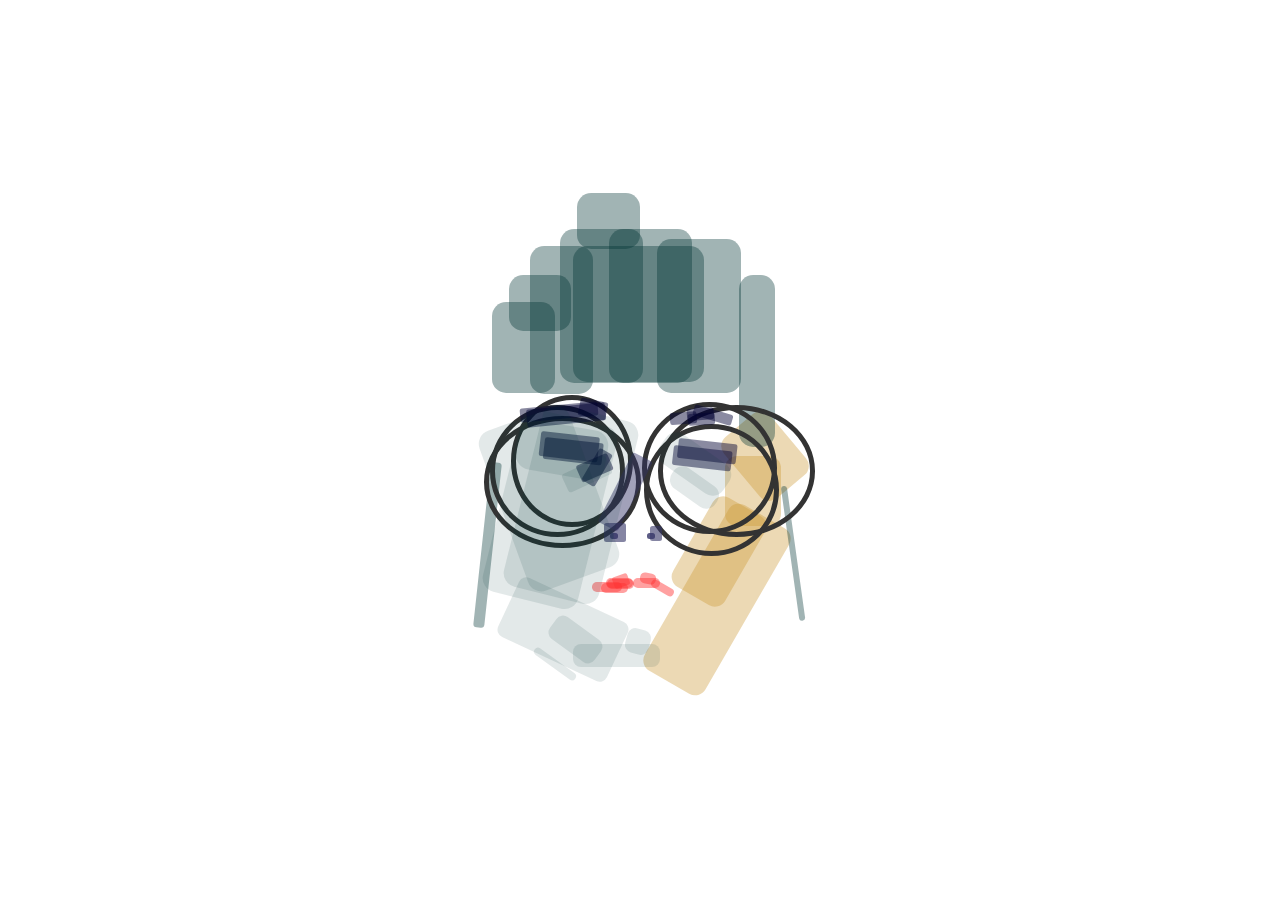
<file: selfp.html>
<!doctype html>
<html>
<head>
<meta charset="UTF-8">
<title>selfp</title>
	<style>
	
		.faceContainer {
			position: absolute;
			height: 600px;
			width: 700px;
			top: 50%;
			left: 50%;
		  transform: translate(-50%, -50%);
			
		}
		
		
		.hair div {
			 background-color: #003333;
 			 position: absolute;
			opacity: 37%;
		}
		
		.hairtop {
			width: 62.503px;
			height: 56.236px;
			left: 287.269px;
			top: 43px;	
			border-radius: 14.102px;
			animation-name: hair;
		animation-duration: 5s;
		animation-delay: 1s;
		animation-iteration-count: infinite;
		}
			@-webkit-keyframes hair {
			0% {top: 43px;
					}
			25% {top: 100px;
					 }
			50%  { top: 125px;
					} 
			75%  {top: 100px;
					 }
			100% {top: 43px;
					 }
		}
		
		.hairtop1{
			 height: 154.093px;
  			width: 83.292px;
			top: 78.668px;
			left: 269.788px;
			border-radius: 14.102px;
	
		}
		
		.hairtop2{
			height: 154.093px;
  			width: 83.292px;
			top: 78.668px;
			left: 318.581px;
			border-radius: 14.102px;
		}
		
		.hairmid1{
			height: 147.477px;
  			width: 62.503px;
			top: 96.035px;
			left: 240.13px;
			border-radius: 14.102px;
		}
		.hairmid2{
			height: 136.455px;
  			width: 130.666px;
			top: 96.035px;
			left: 283.134px;
			border-radius: 14.102px;
			animation-name: hair;
		animation-duration: 3s;
		animation-delay: 1s;
		animation-iteration-count: infinite;
		}
			@-webkit-keyframes hair {
			0% {left: 265px;
					}
			25% {left: 293px;
					 }
			50%  { left: 295px;
					} 
			75%  {left: 293px;
					 }
			100% {left: 265px;
					 }
		}
		.hairmid3{
			height: 154.03px;
  			width: 83.292px;
			top: 89.419px;
			left: 367.374px;
			border-radius: 14.102px;
		}
		.hairlow1{
			height: 56.236px;
  			width: 62.503px;
			top: 124.98px;
			left: 218.628px;
			border-radius: 14.102px;
		}
		.hairlow2{
			height: 90.97px;
  			width: 62.503px;
			top: 152px;
			left: 202px;
			border-radius: 14.102px;
		animation-name: hairside2;
		animation-duration: 6s;
		animation-delay: 1s;
		animation-iteration-count: infinite;
		}
			@-webkit-keyframes hairside2 {
			0% {top: 152px;
					}
			25% {top: 152px;
					 }
			50%  { top: 124px;
					} 
			75%  {top: 200px;
					 }
			100% {top: 152px;
					 }
		}
		.hairlow3{
			height: 172.016px;
  			width: 36.388px;
			top: 124.98px;
			left: 448.534px;
			border-radius: 14.102px;
		animation-name: hairside;
		animation-duration: 6s;
		animation-delay: 1s;
		animation-iteration-count: infinite;
		}
			@-webkit-keyframes hairside {
			0% {top: 124px;
					}
			25% {top: 124px;
					 }
			50%  { top: 124px;
					} 
			75%  {top: 500px;
					 }
			100% {top: 124px;
					 }
		}
		.hairside1{
			height: 166.04px;
  			width: 10.702px;
			top: 312.392px;
			left: 192.284px;
			transform: rotate(6.19deg);
			border-radius: 3.361px;
		}
		.hairside2{
			height: 136.371px;
  			width: 6.083px;
			top: 334.825px;
			left: 499.535px;
			transform: rotate(172.06deg);
			border-radius: 4px;
		}
		
		
		.glasses div {
			border: 5px solid #333333;
 			 position: absolute;
			opacity: 97%%;
		}
		
		
		.glassesl1{
			 width: 147.206px;
     		 height: 121.569px;
			top: 266.135px;
			left: 193.733px;
     		 border-radius: 50%;
			border: 5px solid #333333;
			animation-name: glass1;
			animation-duration: 5s;
			animation-delay: 1s;
			animation-iteration-count: infinite;
		}
		.glassesl2{
			 width: 112.206px;
     		 height: 121.569px;
			top: 245.135px;
			left: 220.733px;
     		 border-radius: 50%;
			border: 5px solid #333333;
			animation-name: glass2;
			animation-duration: 2s;
			animation-delay: 2s;
			animation-iteration-count: infinite;
			
		}
		.glassesl3{
			 width: 125.206px;
     		 height: 121.569px;
			top: 255.135px;
			left: 199.733px;
     		 border-radius: 50%;
			border: 5px solid #333333;
				animation-name: glass3;
			animation-duration: 5s;
			animation-iteration-count: infinite;
			
			
		}
		
		.glassesr1{
			 width: 125.206px;
     		 height: 121.569px;
			top: 252.135px;
			left: 351.733px;
     		 border-radius: 50%;
			border: 5px solid #333333;
				animation-name: glass1;
			animation-duration: 5s;
			animation-delay: 1s;
			animation-iteration-count: infinite;
 		}
		@-webkit-keyframes glass1 {
		from { transform: rotate(0deg) translateX(3px) rotate(0deg); }
    to   { transform: rotate(360deg) translateX(3px) rotate(-360deg); }
		}
		.glassesr2{
			 width: 147.206px;
     		 height: 121.569px;
			top: 255.135px;
			left: 367.733px;
     		 border-radius: 50%;
			border: 5px solid #333333;
				animation-name: glass2;
			animation-duration: 2s;
			animation-delay: 2s;
			animation-iteration-count: infinite;
 		}
		@-webkit-keyframes glass2 {
		from { transform: rotate(0deg) translateX(1px) rotate(0deg); }
    to   { transform: rotate(360deg) translateX(1px) rotate(-360deg); }
		}
		.glassesr3{
			 width: 125.206px;
     		 height: 121.569px;
			top: 274px;
			left: 354px;
     		 border-radius: 50%;
			border: 5px solid #333333;
			animation-name: glass3;
			animation-duration: 5s;
			animation-iteration-count: infinite;
 		}
		@-webkit-keyframes glass3 {
		from { transform: rotate(0deg) translateX(3px) rotate(0deg); }
    to   { transform: rotate(360deg) translateX(3px) rotate(-360deg); }
		}
		
		
		.eyes div{
			background-color: #000033;
 			position: absolute;
			opacity: 46%;
			border-radius: 2.5px;
			
		}
		
		.eyeltop1 {
			height: 18px;
  			width: 28px;
			top: 250px;
			left: 289px;
			transform: rotate(192.06deg);
		}
		.eyeltop2 {
			height: 14px;
  			width: 78px;
			top: 255px;
			left: 230px;
			transform: rotate(174.47deg);
		}
		.eyeltop3 {
			height: 17.895px;
  			width: 78.661px;
			top: 256.324px;
			left: 236.798px;
			transform: rotate(174.47deg);
		}
		.eyelbot1 {
			height: 25.207px;
  			width: 58.777px;
			top: 284px;
			left: 250px;
			transform: rotate(186.47deg);
			animation-name: eyelup;
			animation-duration: 7s;
			animation-delay: 1s;
			animation-iteration-count: infinite;
 		}
		@-webkit-keyframes eyelup {
			0% {top: 284px;
					}
			25% {top: 285px;
					 }
			50%  { top: 286px;
					} 
			75%  {top: 285px;
					 }
			100% {top: 284px;
					 }
		}
		
		.eyelbot2 {
			height: 22.207px;
  			width: 58.777px;
			top: 290px;
			left: 254px;
			transform: rotate(186.47deg);
			animation-name: eyeldwn;
			animation-duration: 7s;
			animation-delay: 1s;
			animation-iteration-count: infinite;
		}
		
		@-webkit-keyframes eyeldwn {
			0% {top: 290px;
					}
			25% {top: 293px;
					 }
			50%  { top: 295px;
					} 
			75%  {top: 293px;
					 }
			100% {top: 290px;
					 }
		}
		
		
		
		
		.eyelbot3 {
			height: 14.706px;
  			width: 36.674px;
			top: 310.134px;
			left: 289.195px;
			transform: rotate(120.47deg);
		}
		.eyelbot4 {
			height: 17.736px;
  			width: 33.736px;
			top: 309.317px;
			left: 287.959px;
			transform: rotate(156.47deg);
		}
		
		
		.eyertop1{
			height: 12.199px;
  			width: 26.893px;
			top: 261.733px;
			left: 380.454px;
			transform: rotate(175.47deg);
		}
		.eyertop2{
			height: 12.199px;
  			width: 26.893px;
			top: 258.252px;
			left: 396.994px;
			transform: rotate(175.47deg);
		}
		.eyertop3{
			height: 10.526px;
  			width: 39.844px;
			top: 259.985px;
			left: 403.05px;
			transform: rotate(196.47deg);
		}
		.eyertop4{
			height: 12.199px;
  			width: 26.893px;
			top: 263.387px;
			left: 397.821px;
			transform: rotate(176.47deg);
		}
		
		.eyerbot1{
			height: 20.207px;
  			width: 58.777px;
			top: 291px;
			left: 388px;
			transform: rotate(186.47deg);
			animation-name: eyerup;
			animation-duration: 3s;
			animation-delay: 1s;
			animation-iteration-count: infinite;
		}
		
		
		.eyerbot2{
			height: 20.207px;
  			width: 58.777px;
			top: 298px;
			left: 383px;
			transform: rotate(186.47deg);
			animation-name: eyerdwn;
			animation-duration: 3s;
		animation-delay: 1s;
		animation-iteration-count: infinite;
		}
			@-webkit-keyframes eyerup {
			0% {top: 291px;
					}
			25% {top: 293px;
					 }
			50%  { top: 295px;
					} 
			75%  {top: 293px;
					 }
			100% {top: 291px;
					 }
		}
			
				@-webkit-keyframes eyerdwn {
			0% {top: 291px;
					}
			25% {top: 289px;
					 }
			50%  { top: 287px;
					} 
			75%  {top: 289px;
					 }
			100% {top: 291px;
					 }
		}
			
	
		
		
		
			
			
			
		}
		.eyerbot3{
			height: 12.813px;
  			width: 32.813px;
			top: 322.294px;
			left: 381.604px;
			transform: rotate(196.47deg);
		}
		
	
		
		.nose div{
			background-color: #333366;
 			position: absolute;
			
			border-radius: 2.5px;
			
		}
		.nose1{
			height: 77.771px;
  			width: 22.314px;
			top: 303.249px;
			left: 323.632px;
			transform: rotate(207deg);
			opacity: 46%;
		}
		.nose2{
			height: 19px;
  			width: 22px;
			top: 373px;
			left: 314px;
			transform: rotate(0deg);
			opacity: 60%;
			
		}
		.nose3{
			height: 5.57px;
  			width: 8.27px;
			top: 383px;
			left: 320px;
			transform: rotate(0deg);
			opacity: 80%;
		}
		.nose4{
			height: 14.886px;
  			width: 12.405px;
			top: 376px;
			left: 360px;
			transform: rotate(0deg);
			opacity: 60%;
		}
		.nose5{
			height: 5.789px;
  			width: 8.27px;
			top: 383px;
			left: 357px;
			transform: rotate(0deg);
			opacity: 80%;
		}
		
		
		.mouthl1{
			height: 12px;
  			width: 16px;
			top: 425px;
			left: 323px;
			transform: rotate(160deg);
			background-color: #ff3333;
 			position: absolute;
			opacity: 46%;
			border-radius: 2.4px;
			
		}
		.mouthl2{
			height: 10px;
  			width: 27px;
			top: 428px;
			left: 316px;
			transform: rotate(0deg);
			background-color: #ff3333;
 			position: absolute;
			opacity: 46%;
			border-radius: 4.85px;
		}
		.mouthl3{
			height: 10px;
  			width: 27px;
			top: 429px;
			left: 317px;
			transform: rotate(0deg);
			background-color: #ff3333;
 			position: absolute;
			opacity: 46%;
			border-radius: 4.85px;
		}
		.mouthl4{
			height: 10px;
  			width: 30px;
			top: 432px;
			left: 302px;
			transform: rotate(0deg);
			background-color: #ff3333;
 			position: absolute;
			opacity: 46%;
			border-radius: 4.85px;
		}
		.mouthl5{
			height: 10px;
  			width: 27px;
			top: 433px;
			left: 311px;
			transform: rotate(0deg);
			background-color: #ff3333;
 			position: absolute;
			opacity: 46%;
			border-radius:4.85px;
		}
		.mouthr1{
				height: 11px;
  			width: 16px;
			top: 423px;
			left: 350px;
			transform: rotate(190deg);
			background-color: #ff3333;
 			position: absolute;
			opacity: 46%;
			border-radius:4.85px;
		}
		.mouthr2{
			height: 10px;
  			width: 27px;
			top: 428px;
			left: 343px;
			transform: rotate(0deg);
			background-color: #ff3333;
 			position: absolute;
			opacity: 46%;
			border-radius:4.85px;
		}
		.mouthr3{
			height: 8px;
  			width: 25px;
			top: 434px;
			left: 360px;
			transform: rotate(210deg);
			background-color: #ff3333;
 			position: absolute;
			opacity: 46%;
			border-radius:4.85px;
		}
		
		
		.highlight1{
			height: 80px;
  			width: 60px;
			top: 266px;
			left: 445px;
			transform: rotate(140deg);
			background-color: #cc9933;
 			position: absolute;
			opacity: 37%;
			border-radius: 12px;
		animation-name: high2;
		animation-duration: 3s;
		animation-delay: 1s;
		animation-iteration-count: infinite;
		}
			@-webkit-keyframes high2 {
			0% {left: 445px;
					}
			25% {left: 460px;
					 }
			50%  { left: 4px;
					} 
			75%  {left: 460px;
					 }
			100% {left: 445px;
					 }
		}
		.highlight2{
			height: 70px;
  			width: 56px;
			top: 306px;
			left: 435px;
			transform: rotate(0deg);
				background-color: #cc9933;
 			position: absolute;
			opacity: 37%;
			border-radius: 12px;
		}
		.highlight3{
			height: 103px;
  			width: 60px;
			top: 350px;
			left: 399px;
			transform: rotate(210deg);
				background-color: #cc9933;
 			position: absolute;
			opacity: 37%;
			border-radius: 12px;
		}
		.highlight4{
			height: 191px;
  			width: 70px;
			top: 354px;
			left: 392px;
			transform: rotate(210deg);
				background-color: #cc9933;
 			position: absolute;
			opacity: 37%;
			border-radius: 12px;
		animation-name: high;
		animation-duration: 3s;
		animation-delay: 1s;
		animation-iteration-count: infinite;
		}
			@-webkit-keyframes high {
			0% {left: 392px;
					}
			25% {left: 400px;
					 }
			50%  { left: 400px;
					} 
			75%  {left: 400px;
					 }
			100% {left: 392px;
					 }
		}
		
	
		.shadowlow1{
				height: 65px;
  			width: 120px;
			top: 447px;
			left: 213px;
			transform: rotate(25deg);
			background-color: #003333;
 			position: absolute;
			opacity: 11%;
			border-radius: 8px;
		}
		.shadowlow2{
				height: 25px;
  			width: 24px;
			top: 479px;
			left: 336px;
			transform: rotate(16deg);
			background-color: #003333;
 			position: absolute;
			opacity: 11%;
			border-radius: 8px;
				animation-name: high4;
		animation-duration: 7s;
		animation-delay: 1s;
		animation-iteration-count: infinite;
		}
			@-webkit-keyframes high4 {
			0% {left: 336px;
					}
			25% {left: 336px;
					 }
			50%  { left: 600px;
					} 
			75%  {left: 336px;
					 }
			100% {left: 336px;
					 }
		}
		
		.shadowlow3{
				height: 23px;
  			width: 87px;
			top: 494px;
			left: 283px;
			transform: rotate(0deg);
			background-color: #003333;
 			position: absolute;
			opacity: 11%;
			border-radius: 8px;
			
		}
		.shadowlow4{
				height: 27px;
  			width: 55px;
			top: 476px;
			left: 258px;
			transform: rotate(216deg);
			background-color: #003333;
 			position: absolute;
			opacity: 11%;
			border-radius: 8px;
		
		}
		.shadowlow5{
				height: 8px;
  			width: 50px;
			top: 510px;
			left: 240px;
			transform: rotate(216deg);
			background-color: #003333;
 			position: absolute;
			opacity: 11%;
			border-radius: 8px;
		}
		
		
		
		.shadowmid1{
				height: 188px;
  			width: 98px;
			top: 265px;
			left: 211px;
			transform: rotate(14deg);
			background-color: #003333;
 			position: absolute;
			opacity: 11%;
			border-radius: 14px;
			animation-name: shadow;
		animation-duration: 3s;
		animation-delay: 1s;
		animation-iteration-count: infinite;
		}
			@-webkit-keyframes shadow {
			0% {top: 265px;
					}
			25% {top: 293px;
					 }
			50%  { top: 295px;
					} 
			75%  {top: 293px;
					 }
			100% {top: 265px;
					 }
		}
		.shadowmid2{
				height: 188px;
  			width: 98px;
			top: 260px;
			left: 232px;
			transform: rotate(14deg);
			background-color: #003333;
 			position: absolute;
			opacity: 11%;
			border-radius: 14px;
		}
		.shadowmid3{
			height: 170px;
  			width: 96px;
			top: 264px;
			left: 211px;
			transform: rotate(160deg);
			background-color: #003333;
 			position: absolute;
			opacity: 11%;
			border-radius: 14px;
		}
	
		
		.shadowhigh1{
			height: 50px;
  			width: 90px;
			top: 275px;
			left: 227px;
			transform: rotate(10deg);
			background-color: #003333;
 			position: absolute;
			opacity: 11%;
			border-radius: 15px;
		}
		.shadowhigh2{
			height: 20px;
  			width: 48px;
			top: 314px;
			left: 273px;
			transform: rotate(155deg);
			background-color: #003333;
 			position: absolute;
			opacity: 11%;
			border-radius: 3px;
		}
		.shadowhigh3{
			height: 36px;
  			width: 77px;
			top: 296px;
			left: 366px;
			transform: rotate(35deg);
			background-color: #003333;
 			position: absolute;
			opacity: 11%;
			border-radius: 13px;
		}
		.shadowhigh4{
			height: 25px;
  			width: 53px;
			top: 325px;
			left: 378px;
			transform: rotate(35deg);
			background-color: #003333;
 			position: absolute;
			opacity: 11%;
			border-radius: 11px;
		}
	
		
	
	
	
	
	</style>
</head>

<body>
	
	<div class="faceContainer">
		
	
		<div class="highlight">
		<div class="highlight1"></div>
		<div class="highlight2"></div>
		<div class="highlight3"></div>
		<div class="highlight4"></div>
		<div class="highlight5"></div>
		
		</div>
		<div class="shadow"></div>
		
		<div class="hair">
			<div class="hairtop"></div>
			<div class="hairtop1"></div>
			<div class="hairtop2"></div>
			<div class="hairmid1"></div>
			<div class="hairmid2"></div>
			<div class="hairmid3"></div>
			<div class="hairlow1"></div>
			<div class="hairlow2"></div>
			<div class="hairlow3"></div>
			<div class="hairside1"></div>
			<div class="hairside2"></div>
			</div>
		
		<div class="glasses">
			<div class="glassesl1"></div>
			<div class="glassesl2"></div>
			<div class="glassesl3"></div>
			<div class="glassesr1"></div>
			<div class="glassesr2"></div>
			<div class="glassesr3"></div>
		
		</div>
	
		<div class="eyes">
			<div class="eyeltop1"></div>
			<div class="eyeltop2"></div>
			<div class="eyeltop3"></div>
			<div class="eyelbot1"></div>
			<div class="eyelbot2"></div>
			<div class="eyelbot3"></div>
			<div class="eyelbot4"></div>
			
			<div class="eyertop1"></div>
			<div class="eyertop2"></div>
			<div class="eyertop3"></div>
			<div class="eyertop4"></div>
			<div class="eyerbot1"></div>
			<div class="eyerbot2"></div>
			<div class="eyerbot3"></div>
			
			
		
	
			
	
	
	
	</div>
		<div class="mouth">
		<div class="mouthl1"></div>
		<div class="mouthl2"></div>
		<div class="mouthl3"></div>
		<div class="mouthl4"></div>
		<div class="mouthl5"></div>
		<div class="mouthr1"></div>
		<div class="mouthr2"></div>
		<div class="mouthr3"></div>
		
		
		</div>
	
	<div class="nose">
		<div class="nose1"></div>
		<div class="nose2"></div>
		<div class="nose3"></div>
		<div class="nose4"></div>
		<div class="nose5"></div>
	</div>
		
		
		<div class="shadow">
		
			<div class="shadowlow1"></div>
			<div class="shadowlow2"></div>
			<div class="shadowlow3"></div>
			<div class="shadowlow4"></div>
			<div class="shadowlow5"></div>
		
			<div class="shadowmid1"></div>
			<div class="shadowmid2"></div>
			<div class="shadowmid3"></div>
			
			<div class="shadowhigh1"></div>
			<div class="shadowhigh2"></div>
			<div class="shadowhigh3"></div>
			<div class="shadowhigh4"></div>
		
		
		
		</div>
		
		
		
		

		
	
	</div>
</body>
</html>
</file>
<file: homepage.css>
@charset "UTF-8";
/* CSS Document */

html, body, h1, h2, h3, h4, h5, h6, p, ol, ul, li, pre, code, address, variable, form, fieldset, blockquote {
  padding: 0;
  margin: 0;
  font-size: 100%;
  font-weight: normal;
  list-style: none;
}

		body{
			font-family: Times New Roman, Times, Cambria, Hoefler Text, Liberation Serif, serif;
		}

h1{
	font-weight: normal;
	position: absolute;
	font-size: 150px;
	margin: -70px 0px 0px 15%;
	
	
}
		
		.h2{
			font-size: 25px;
				font-weight: lighter;
	
}

.mj {
	margin: 150px 0px 0px 15%;
	float: left;
	
}

.about {
	float: left;
	margin: 150px 0px 0px 40%;
	
}

.project {
	float: left;
	margin: 150px 0px 0px 13%;
}

.aboutp {
	float: left;
	margin: 5% 0px 0px 63.55%;
	color: black;
	
}

.links  {
	float: left;
	text-decoration: none;
	
	margin: 5% 0px 0px 6.5%;
 
}
a:link{
	text-decoration: none;
	color: black;
	outline: none;
}

a:visited{
	text-decoration: none;
	color: black;
	outline: none;
}

a:hover{
	text-decoration: none;
	color: black;
	outline: none;
	color: #AEAEAE
}




		
	</style>
</file>
<file: parkweb.css>
@charset "UTF-8";
/* CSS Document */

html, body, h1, h2, h3, h4, h5, h6, p, ol, ul, li, pre, code, address, variable, form, fieldset, blockquote {
  padding: 0;
  margin: 0;
  font-size: 100%;
  font-weight: normal;
  list-style: none;
}


body{
	background-color: white;
	min-height: 1500px;
	height: 100vh;
	perspective: 1px;
	transform-style: preserve-3d;
	overflow-x: hidden;
	overflow-y: auto;
}

.sticky{
	font-family:"Helvetica Neue", Helvetica, Arial, "sans-serif";
	font-size: 3.5vw;
	font-weight: 700;
  	position: sticky;
  	top: 0;
  	padding: 50px;
	text-align: right;
	z-index: 1;
}

a:link{
	color: black;
	 text-decoration: none;
}

a:visited{
	color: black;
	 text-decoration: none;
}

a:hover {
	color: #234099;
	 text-decoration: none;
}


h1{
	font-family:"Helvetica Neue", Helvetica, Arial, "sans-serif";
	font-size: 8vw;
	font-weight: 700;
}

.visit{
	margin: 300px 0 0 33%;
	position: relative;
	z-index: 1;
	color: #234099;

}
.lake{
	width: 85vw;
      height: 85vw;
      background: #234099;
      border-radius: 50%;
	margin: -3vw 0px 0px -15vw;
position: absolute;
	
	z-index: -2;
	
}



.island{
	width: 25vw;
      height: 25vw;
      background: #115b24;
      border-radius: 50%;
	margin: 60vw 0px 0px 27vw;
position: absolute;
	
	z-index: -1;
}

.crater{
	transform: rotate(-90deg);
	margin: -7vw 0 0 -43%;
	color: white;
}



p{
	font-family:"Helvetica Neue", Helvetica, Arial, "sans-serif";
	font-size: 1.5vw;
	font-weight: 200;
	padding-top: 1.5vw;
}

.text{
	position: relative;
	margin: 90vw 0 0 33%;
	width: 35%
}

h2{
	font-family:"Helvetica Neue", Helvetica, Arial, "sans-serif";
	font-size: 3.5vw;
	font-weight: 700;
}

h3{
	font-family:"Helvetica Neue", Helvetica, Arial, "sans-serif";
	font-size: 1.5vw;
	font-weight: 700;
	padding-bottom: .5vw;
	padding-top: 1.5vw;
}

.quick{
	margin: 8vw 0 0 11.5%;
	text-align: left;
}

.quickinfo{
	margin: 1.5vw 0 0 33%;
	
}

.things{
	margin: 8vw 0 0 33%;
	
}

.things-items{
	margin: 1.5vw 0 0 30%;
	padding: 3vw;
	
}

.icons{
	position: relative;
	width: 3.4vw;
	margin: -21.2vw 0 0 27.5%;
}
</file>
